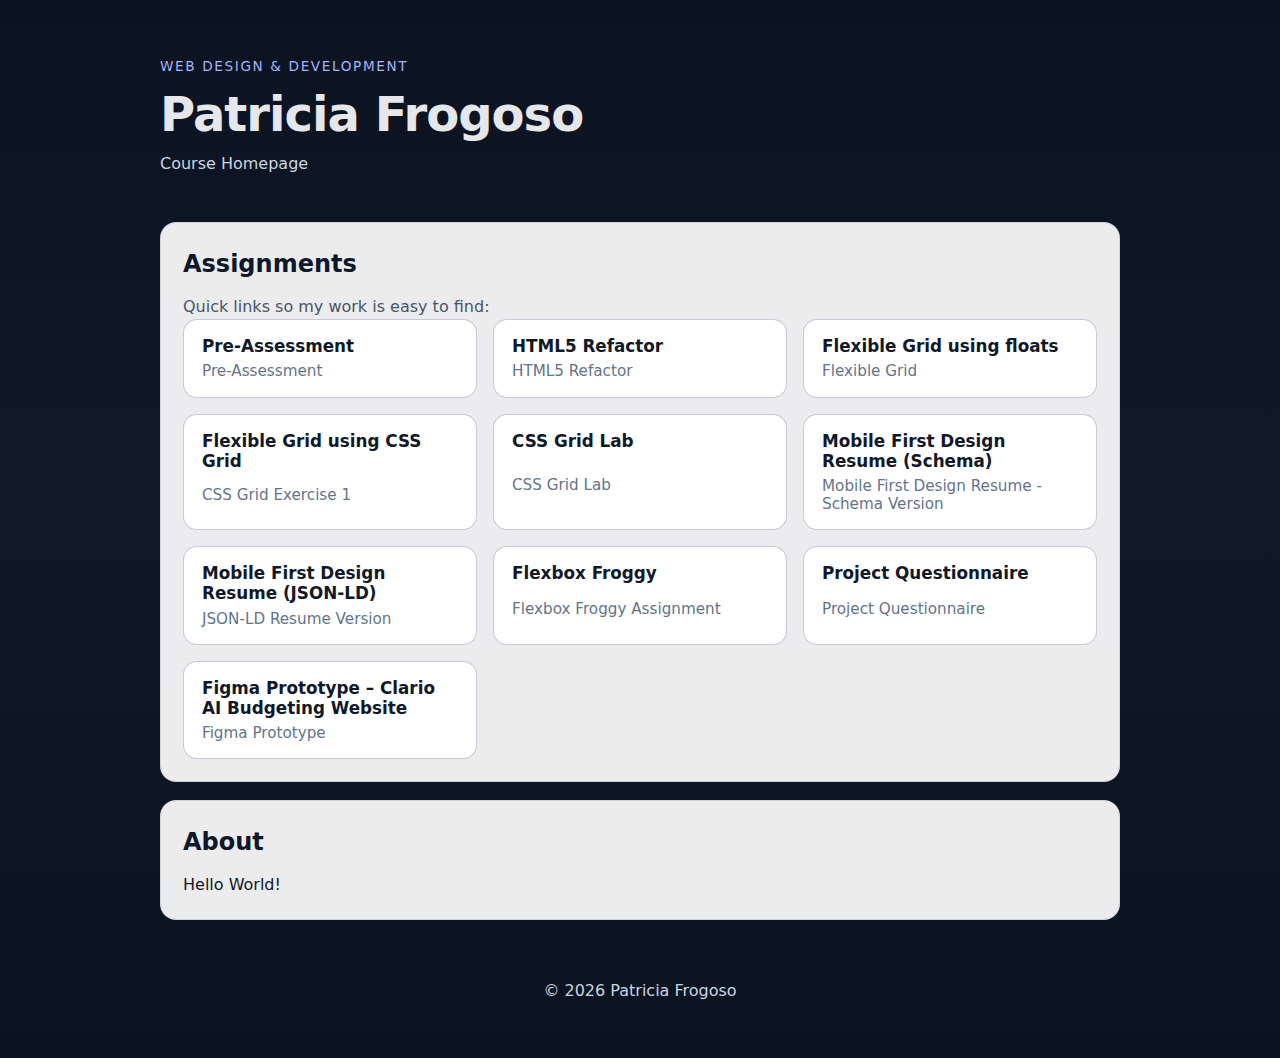
<file: index.html>
<head>
  <meta charset="utf-8" />
  <meta http-equiv="x-ua-compatible" content="ie=edge" />
  <meta name="viewport" content="width=device-width, initial-scale=1.0">
  <meta name="author" content="Patricia Frogoso">

  <title>Patricia Frogoso | Course Home</title>
  <meta
    name="description"
    content="Course homepage for Patricia Frogoso with links to assignments."
  />
  <meta name="theme-color" content="#0b1220" />

  <!-- Favicons -->
  <link rel="icon" href="favicon.ico" sizes="any" />
  <link rel="icon" type="image/png" sizes="32x32" href="favicon-32x32.png" />
  <link rel="icon" type="image/png" sizes="16x16" href="favicon-16x16.png" />
  <link rel="apple-touch-icon" href="apple-touch-icon.png" />
  <link rel="manifest" href="site.webmanifest" />

  <!-- Open Graph -->
  <meta property="og:title" content="Patricia Frogoso | Course Home" />
  <meta
    property="og:description"
    content="Web Design & Development course homepage."
  />
  <meta property="og:type" content="website" />

  <link rel="stylesheet" href="style.css" />
</head>

  <body>
    <a class="skip-link" href="#main">Skip to main content</a>

    <header class="site-header">
      <div class="container">
        <p class="kicker">Web Design & Development</p>
        <h1 class="site-title">Patricia Frogoso</h1>
        <p class="subtitle">Course Homepage</p>
      </div>
    </header>

    <main id="main" class="container">
      <section class="card">
        <h2>Assignments</h2>
        <p class="hint">Quick links so my work is easy to find:</p>

        <nav aria-label="Course links">
          <ul class="link-list">
            <li>
              <a class="link-item" href="pre-assessment/index.html">
                <span class="link-title">Pre-Assessment</span>
                <span class="link-desc">Pre-Assessment</span>
              </a>
            </li>
            <li>
              <a class="link-item" href="html5-refactor/index.html">
                <span class="link-title">HTML5 Refactor</span>
                <span class="link-desc">HTML5 Refactor</span>
              </a>
            </li>
             <li>
              <a class="link-item" href="flexible-grid/index.html">
                <span class="link-title">Flexible Grid using floats</span>
                <span class="link-desc">Flexible Grid</span>
              </a>
            </li>
            <li>
              <a class="link-item" href="css-grid-exercise-1/index.html">
                <span class="link-title">Flexible Grid using CSS Grid</span>
                <span class="link-desc">CSS Grid Exercise 1</span>
              </a>
            </li>
             <li>
              <a class="link-item" href="css-grid-lab/index.html">
                <span class="link-title">CSS Grid Lab</span>
                <span class="link-desc">CSS Grid Lab</span>
              </a>
            </li>
             <li>
              <a class="link-item" href="mobile-first-design-resume/index.html">
                <span class="link-title">Mobile First Design Resume (Schema)</span>
                <span class="link-desc">Mobile First Design Resume - Schema Version</span>
              </a>
            </li>
            <li>
  <a class="link-item" href="mobile-first-design-resume/jsonld.html">
    <span class="link-title">Mobile First Design Resume (JSON-LD)</span>
    <span class="link-desc">JSON-LD Resume Version</span>
  </a>
</li>

<li>
  <a class="link-item" href="img/flexbox-froggy-screenshot.png">
    <span class="link-title">Flexbox Froggy</span>
    <span class="link-desc">Flexbox Froggy Assignment</span>
  </a>
</li>

 <li>
              <a class="link-item" href="project-questionnaire-clarioai.pdf">
                <span class="link-title">Project Questionnaire</span>
                <span class="link-desc">Project Questionnaire</span>
              </a>
            </li>
  <li>
              <a class="link-item" href="https://www.figma.com/design/l91x0JtqinWgeml1NEybXB/Clario-AI-Budgeting-Tool?node-id=44-238&t=dj33gQKUXacgwpCA-1" target="_blank">
                <span class="link-title">Figma Prototype – Clario AI Budgeting Website</span>
                <span class="link-desc">Figma Prototype</span>
              </a>
            </li>
          </ul>
        </nav>
      </section>

      <section class="card">
        <h2>About</h2>
        <p>
          Hello World!
        </p>
      </section>
    </main>

    <footer class="site-footer">
      <div class="container">
        <p>© <span id="year"></span> Patricia Frogoso</p>
      </div>
    </footer>

    <script>
      document.getElementById("year").textContent = new Date().getFullYear();
    </script>
  </body>
</html>
</file>
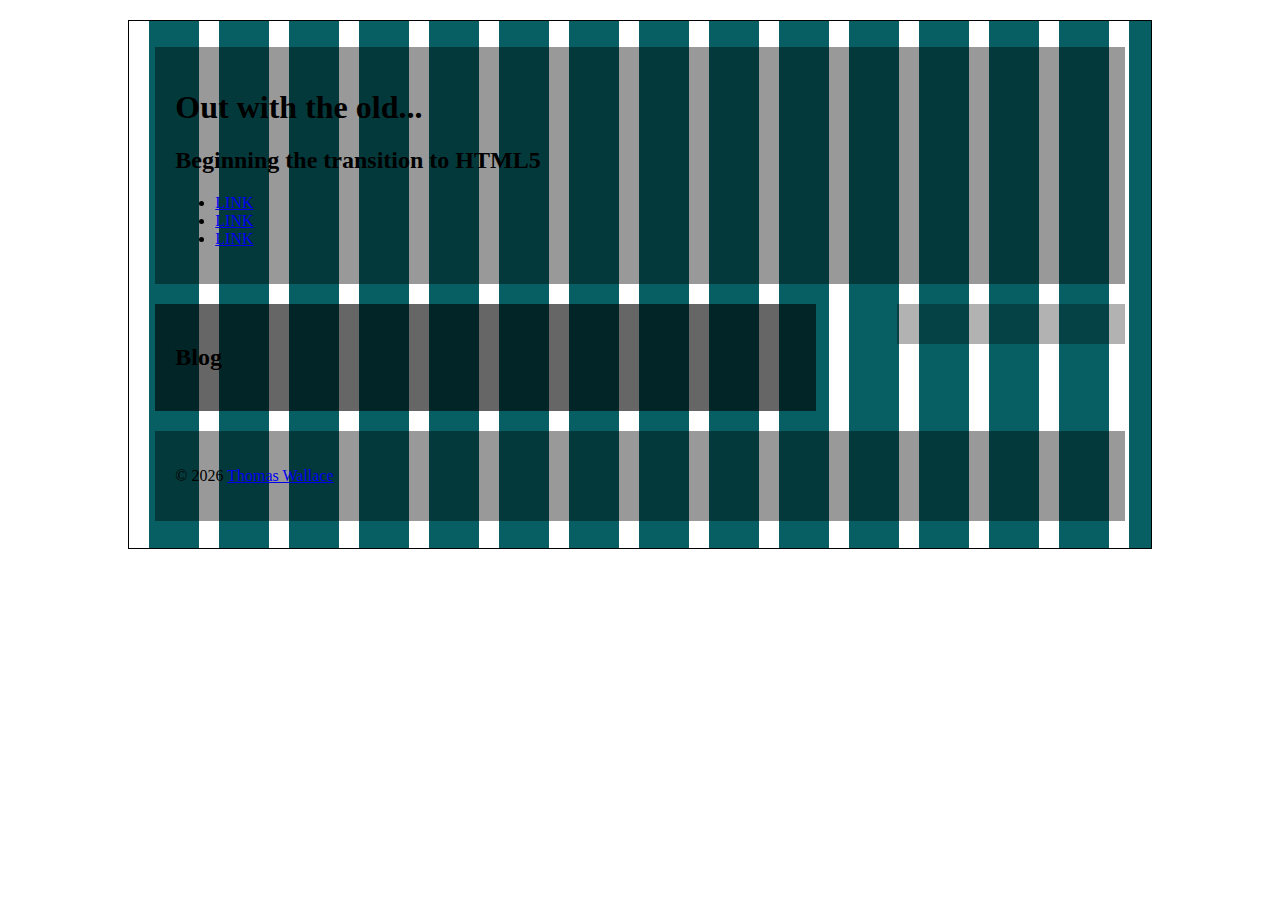
<file: css-grid-exercise-1/index.html>
<!DOCTYPE html>
<html lang="en">

<head>
  <meta charset="utf-8" />
  <title>Out with the old...</title>
  <link rel="stylesheet" href="assets/css/style.css">
  <meta name="description" content="HTML5 refactored using CSS Grid." />
  <meta name="author" content="Thomas Wallace" />
</head>

<body>
  <main class="container">
    <header class="primary">
      <h1>Out with the old...</h1>
      <h2>Beginning the transition to HTML5</h2>
      <nav class="primary">
        <ul>
          <li><a href="#">LINK</a></li>
          <li><a href="#">LINK</a></li>
          <li><a href="#">LINK</a></li>
        </ul>
      </nav>
    </header>

    <section id="content">

      <section id="blog">
        <h2>Blog</h2>

        <!-- Keep all your article posts exactly as they are -->

      </section>

      <aside>
        <!-- Keep all sidebar widgets exactly as they are -->
      </aside>

    </section>

    <footer class="primary">
      <p>&copy; 2026 <a href="#">Thomas Wallace</a></p>
    </footer>
  </main>
</body>
</html>
</file>
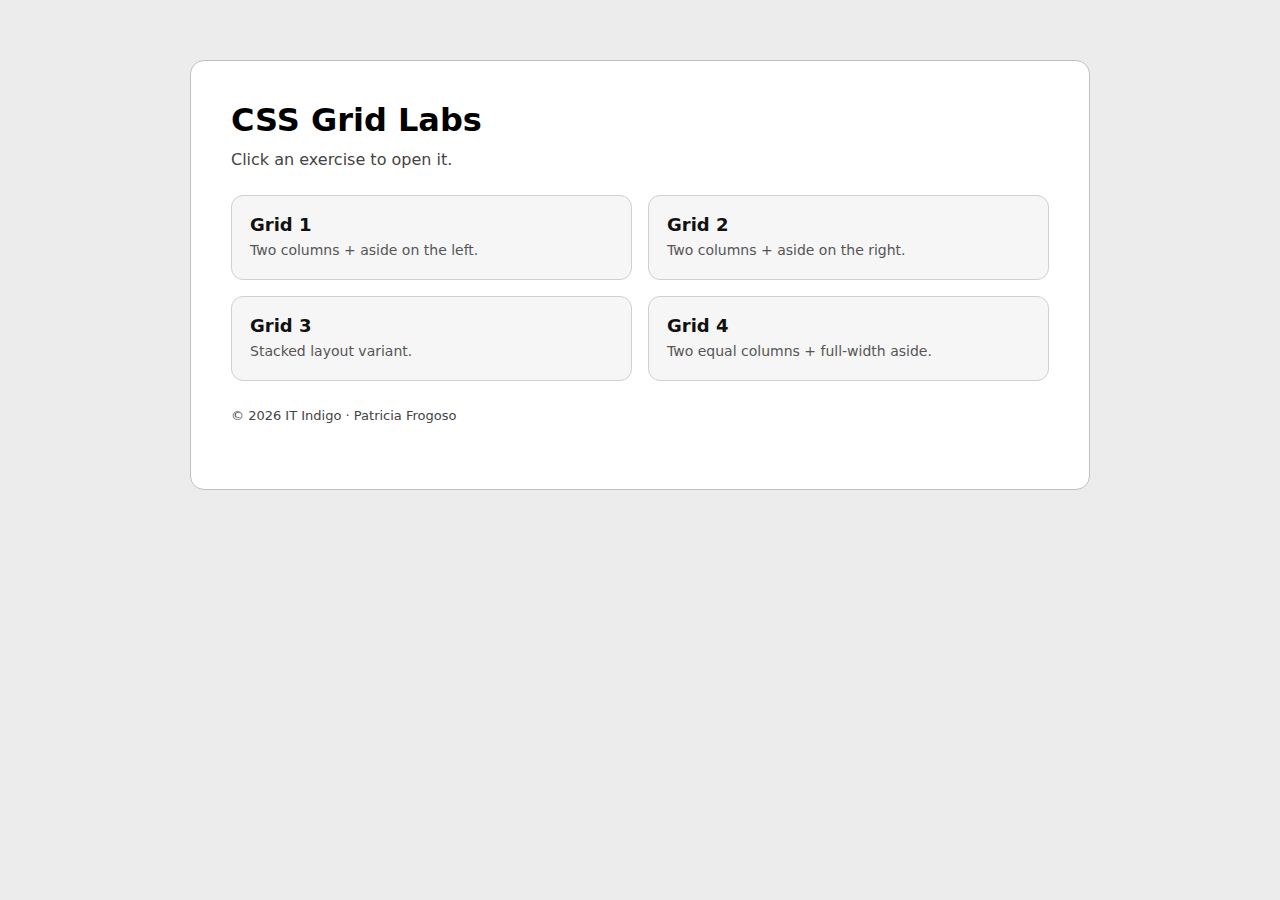
<file: css-grid-lab/index.html>
<!DOCTYPE html>
<html lang="en">
<head>
  <meta charset="UTF-8" />
  <meta name="viewport" content="width=device-width, initial-scale=1.0" />
  <title>CSS Grid Labs</title>

  <style>
    html { box-sizing: border-box; }
    *, *::before, *::after { box-sizing: inherit; }

    body {
      margin: 0;
      font-family: system-ui, -apple-system, Segoe UI, Roboto, Arial, sans-serif;
      background: #ECECEC;
      padding: 60px 20px;
    }

    main {
      max-width: 900px;
      margin: 0 auto;
      background: #fff;
      border: 1px solid #c0c0c0;
      border-radius: 14px;
      padding: 40px;
    }

    h1 { margin: 0 0 10px; font-weight: 700; }
    p { margin: 0 0 24px; color: #444; line-height: 1.4; }

    .grid {
      display: grid;
      grid-template-columns: repeat(2, minmax(220px, 1fr));
      gap: 16px;
    }

    a.card {
      display: block;
      text-decoration: none;
      color: #111;
      background: #f6f6f6;
      border: 1px solid #d0d0d0;
      border-radius: 12px;
      padding: 18px;
      transition: transform 120ms ease, background 120ms ease;
    }

    a.card:hover { background: #e9f2ff; transform: translateY(-2px); }

    .title { font-weight: 700; margin: 0 0 6px; font-size: 18px; }
    .desc { margin: 0; color: #555; font-size: 14px; }

    footer { margin-top: 26px; color: #666; font-size: 13px; }

    @media (max-width: 640px) {
      .grid { grid-template-columns: 1fr; }
      main { padding: 26px; }
    }
  </style>
</head>

<body>
  <main>
    <h1>CSS Grid Labs</h1>
    <p>Click an exercise to open it.</p>

    <section class="grid" aria-label="Exercise links">
      <a class="card" href="./grid-1/grid-two-col-left.html">
        <h2 class="title">Grid 1</h2>
        <p class="desc">Two columns + aside on the left.</p>
      </a>

      <a class="card" href="./grid-2/grid-two-col-right.html">
        <h2 class="title">Grid 2</h2>
        <p class="desc">Two columns + aside on the right.</p>
      </a>

      <a class="card" href="./grid-3/grid-two-col-stacked.html">
        <h2 class="title">Grid 3</h2>
        <p class="desc">Stacked layout variant.</p>
      </a>

      <a class="card" href="./grid-4/grid-two-col-equal.html">
        <h2 class="title">Grid 4</h2>
        <p class="desc">Two equal columns + full-width aside.</p>
      </a>
    </section>

    <footer>
      <p>© <span id="year"></span> IT Indigo · Patricia Frogoso</p>
    </footer>
  </main>

  <script>
    document.getElementById("year").textContent = new Date().getFullYear();
  </script>
</body>
</html>
</file>
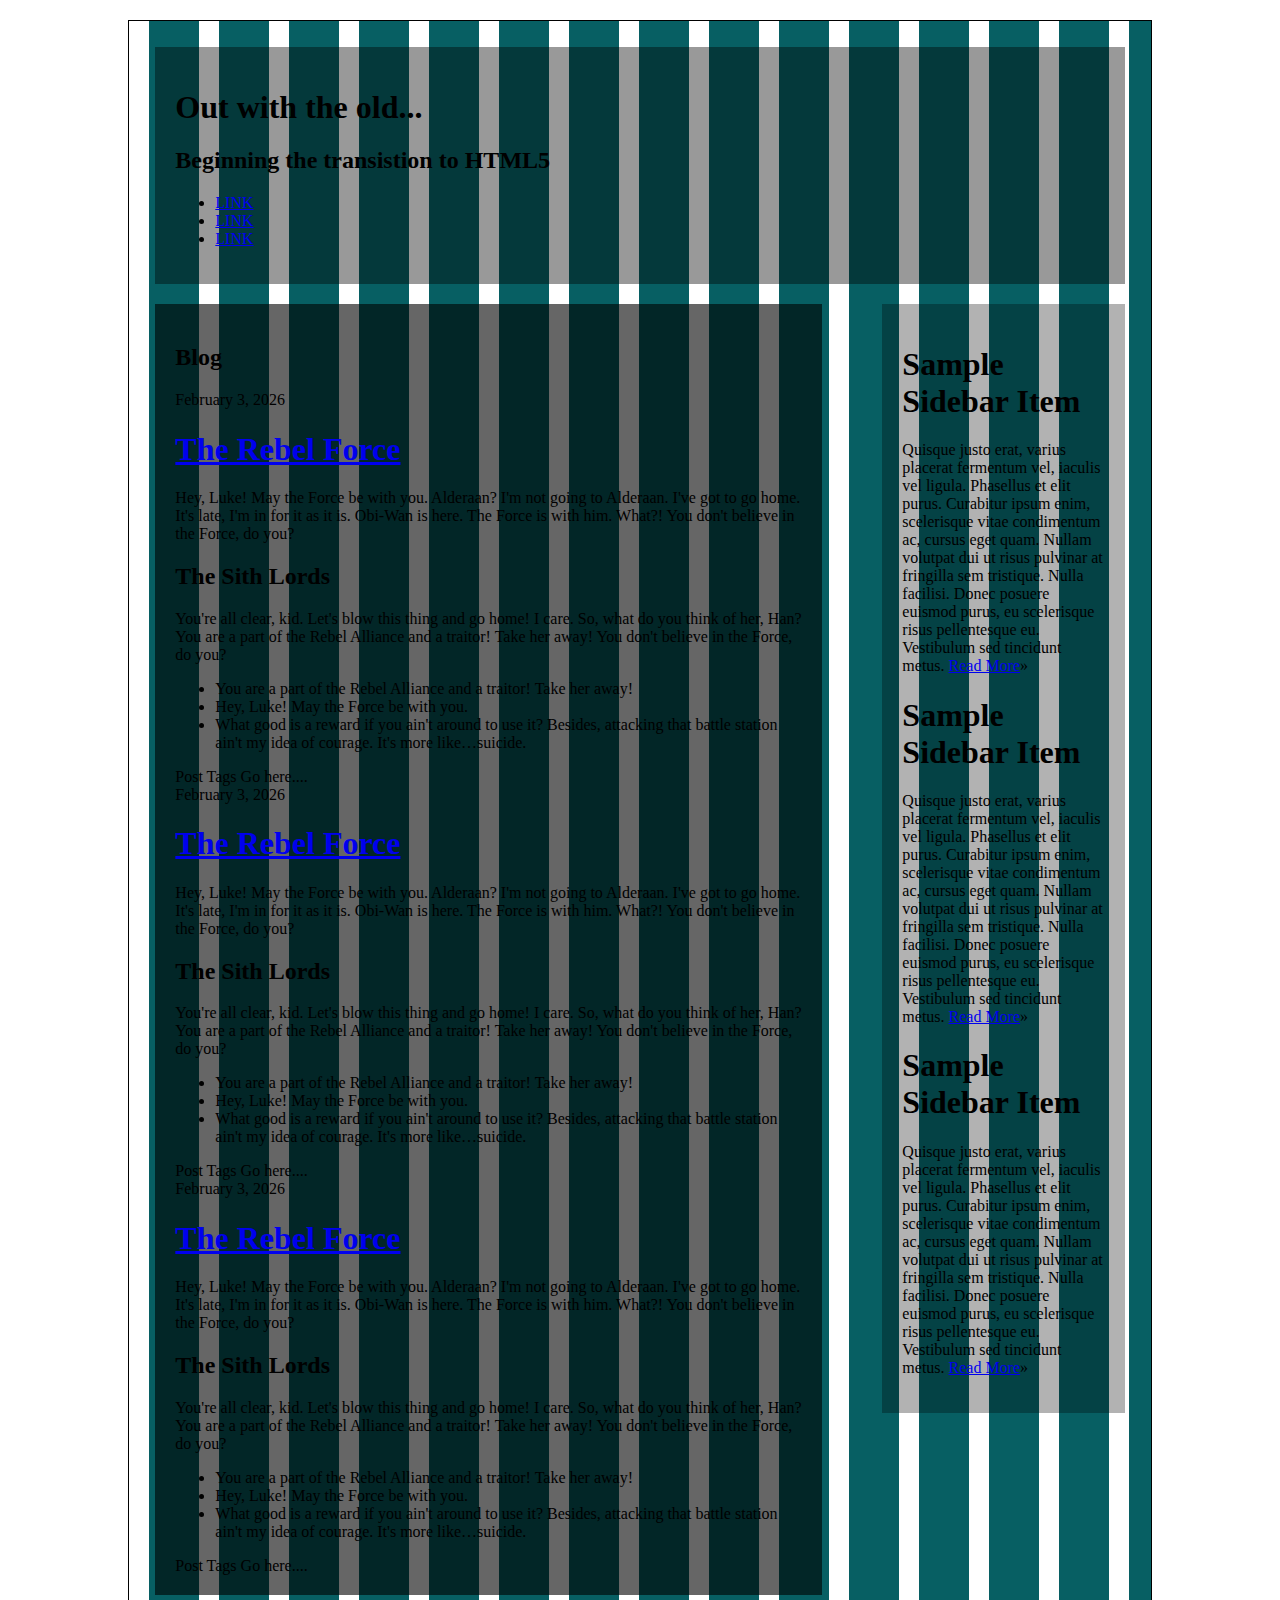
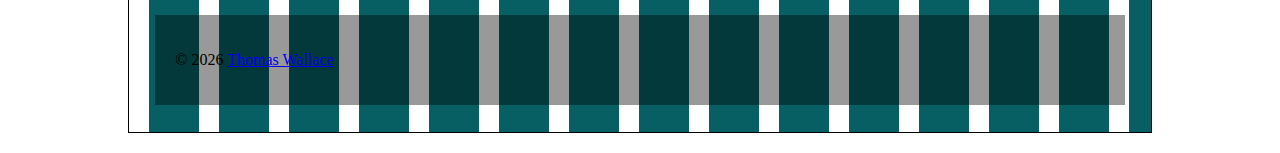
<file: flexible-grid/index.html>
<!DOCTYPE html>
<html lang="en">

<head>
  <meta charset="utf-8" />
  <title>Out with the old...</title>
  <link rel="stylesheet" href="assets/css/style.css">
  <meta name="description" content="We are going to refine this document down to a good starting point for all html5 projects moving forward." />
  <meta name="author" content="Thomas Wallace" />
  <link rel="shortcut icon" href="/favicon.ico" />
</head>

<body>
  <main class="container cf">
    <header class="primary">
      <h1>Out with the old...</h1>
      <h2>Beginning the transistion to HTML5</h2>
      <nav class="primary">
        <ul>
          <li><a href="#">LINK</a></li>
          <li><a href="#">LINK</a></li>
          <li><a href="#">LINK</a></li>
        </ul>
      </nav>
    </header>
    <section id="content">
      <section id="blog">
        <h2>Blog</h2>
        <article class="post">
          <header>
            <time class="post-date" datetime="2026-02-03">February 3, 2026</time>
            <h1> <a href="#" rel="bookmark" title="link to this post">The Rebel Force</a> </h1>
          </header>

          <p>Hey, Luke! May the Force be with you. Alderaan? I'm not going to Alderaan. I've got to go home. It's late, I'm in for it as it is. Obi-Wan is here. The Force is with him. What?! You don't believe in the Force, do you?</p>
          <h2>The Sith Lords</h2>
          <p>You're all clear, kid. Let's blow this thing and go home! I care. So, what do you think of her, Han? You are a part of the Rebel Alliance and a traitor! Take her away! You don't believe in the Force, do you?</p>
          <ul>
            <li>You are a part of the Rebel Alliance and a traitor! Take her away!</li>
            <li>Hey, Luke! May the Force be with you.</li>
            <li>What good is a reward if you ain't around to use it? Besides, attacking that battle station ain't my idea of courage. It's more like&hellip;suicide.</li>
          </ul>
          <footer class="post-meta"> Post Tags Go here.... </footer>
        </article>
        <article class="post">
          <header>
            <time class="post-date" datetime="2026-02-03">February 3, 2026</time>
            <h1> <a href="#" rel="bookmark" title="link to this post">The Rebel Force</a> </h1>
          </header>

          <p>Hey, Luke! May the Force be with you. Alderaan? I'm not going to Alderaan. I've got to go home. It's late, I'm in for it as it is. Obi-Wan is here. The Force is with him. What?! You don't believe in the Force, do you?</p>
          <h2>The Sith Lords</h2>
          <p>You're all clear, kid. Let's blow this thing and go home! I care. So, what do you think of her, Han? You are a part of the Rebel Alliance and a traitor! Take her away! You don't believe in the Force, do you?</p>
          <ul>
            <li>You are a part of the Rebel Alliance and a traitor! Take her away!</li>
            <li>Hey, Luke! May the Force be with you.</li>
            <li>What good is a reward if you ain't around to use it? Besides, attacking that battle station ain't my idea of courage. It's more like&hellip;suicide.</li>
          </ul>
          <footer class="post-meta"> Post Tags Go here.... </footer>
        </article>
        <article class="post">
          <header>
            <time class="post-date" datetime="2026-02-03">February 3, 2026</time>
            <h1> <a href="#" rel="bookmark" title="link to this post">The Rebel Force</a> </h1>
          </header>

          <p>Hey, Luke! May the Force be with you. Alderaan? I'm not going to Alderaan. I've got to go home. It's late, I'm in for it as it is. Obi-Wan is here. The Force is with him. What?! You don't believe in the Force, do you?</p>
          <h2>The Sith Lords</h2>
          <p>You're all clear, kid. Let's blow this thing and go home! I care. So, what do you think of her, Han? You are a part of the Rebel Alliance and a traitor! Take her away! You don't believe in the Force, do you?</p>
          <ul>
            <li>You are a part of the Rebel Alliance and a traitor! Take her away!</li>
            <li>Hey, Luke! May the Force be with you.</li>
            <li>What good is a reward if you ain't around to use it? Besides, attacking that battle station ain't my idea of courage. It's more like&hellip;suicide.</li>
          </ul>
          <footer class="post-meta"> Post Tags Go here.... </footer>
        </article>
      </section>
      <!--#primary -->
      <aside>
        <article class="widget">
          <h1>Sample Sidebar Item </h1>
          <p>Quisque justo erat, varius placerat fermentum vel, iaculis vel ligula. Phasellus et elit purus. Curabitur ipsum enim, scelerisque vitae condimentum ac, cursus eget quam. Nullam volutpat dui ut risus pulvinar at fringilla sem tristique. Nulla facilisi. Donec posuere euismod purus, eu scelerisque risus pellentesque eu. Vestibulum sed tincidunt metus. <a href="#">Read More</a>&raquo;</p>
        </article>
        <article class="widget">
          <h1>Sample Sidebar Item </h1>
          <p>Quisque justo erat, varius placerat fermentum vel, iaculis vel ligula. Phasellus et elit purus. Curabitur ipsum enim, scelerisque vitae condimentum ac, cursus eget quam. Nullam volutpat dui ut risus pulvinar at fringilla sem tristique. Nulla facilisi. Donec posuere euismod purus, eu scelerisque risus pellentesque eu. Vestibulum sed tincidunt metus. <a href="#">Read More</a>&raquo;</p>
        </article>
        <article class="widget">
          <h1>Sample Sidebar Item </h1>
          <p>Quisque justo erat, varius placerat fermentum vel, iaculis vel ligula. Phasellus et elit purus. Curabitur ipsum enim, scelerisque vitae condimentum ac, cursus eget quam. Nullam volutpat dui ut risus pulvinar at fringilla sem tristique. Nulla facilisi. Donec posuere euismod purus, eu scelerisque risus pellentesque eu. Vestibulum sed tincidunt metus. <a href="#">Read More</a>&raquo;</p>
        </article>
      </aside>
      <!--#secondary -->
    </section>
    <!--#content -->
    <footer class="primary">
      <p>&copy; 2026 <a href="#">Thomas Wallace</a></p>
    </footer>
  </main>
  <!--.container -->
</body>

</html>
</file>
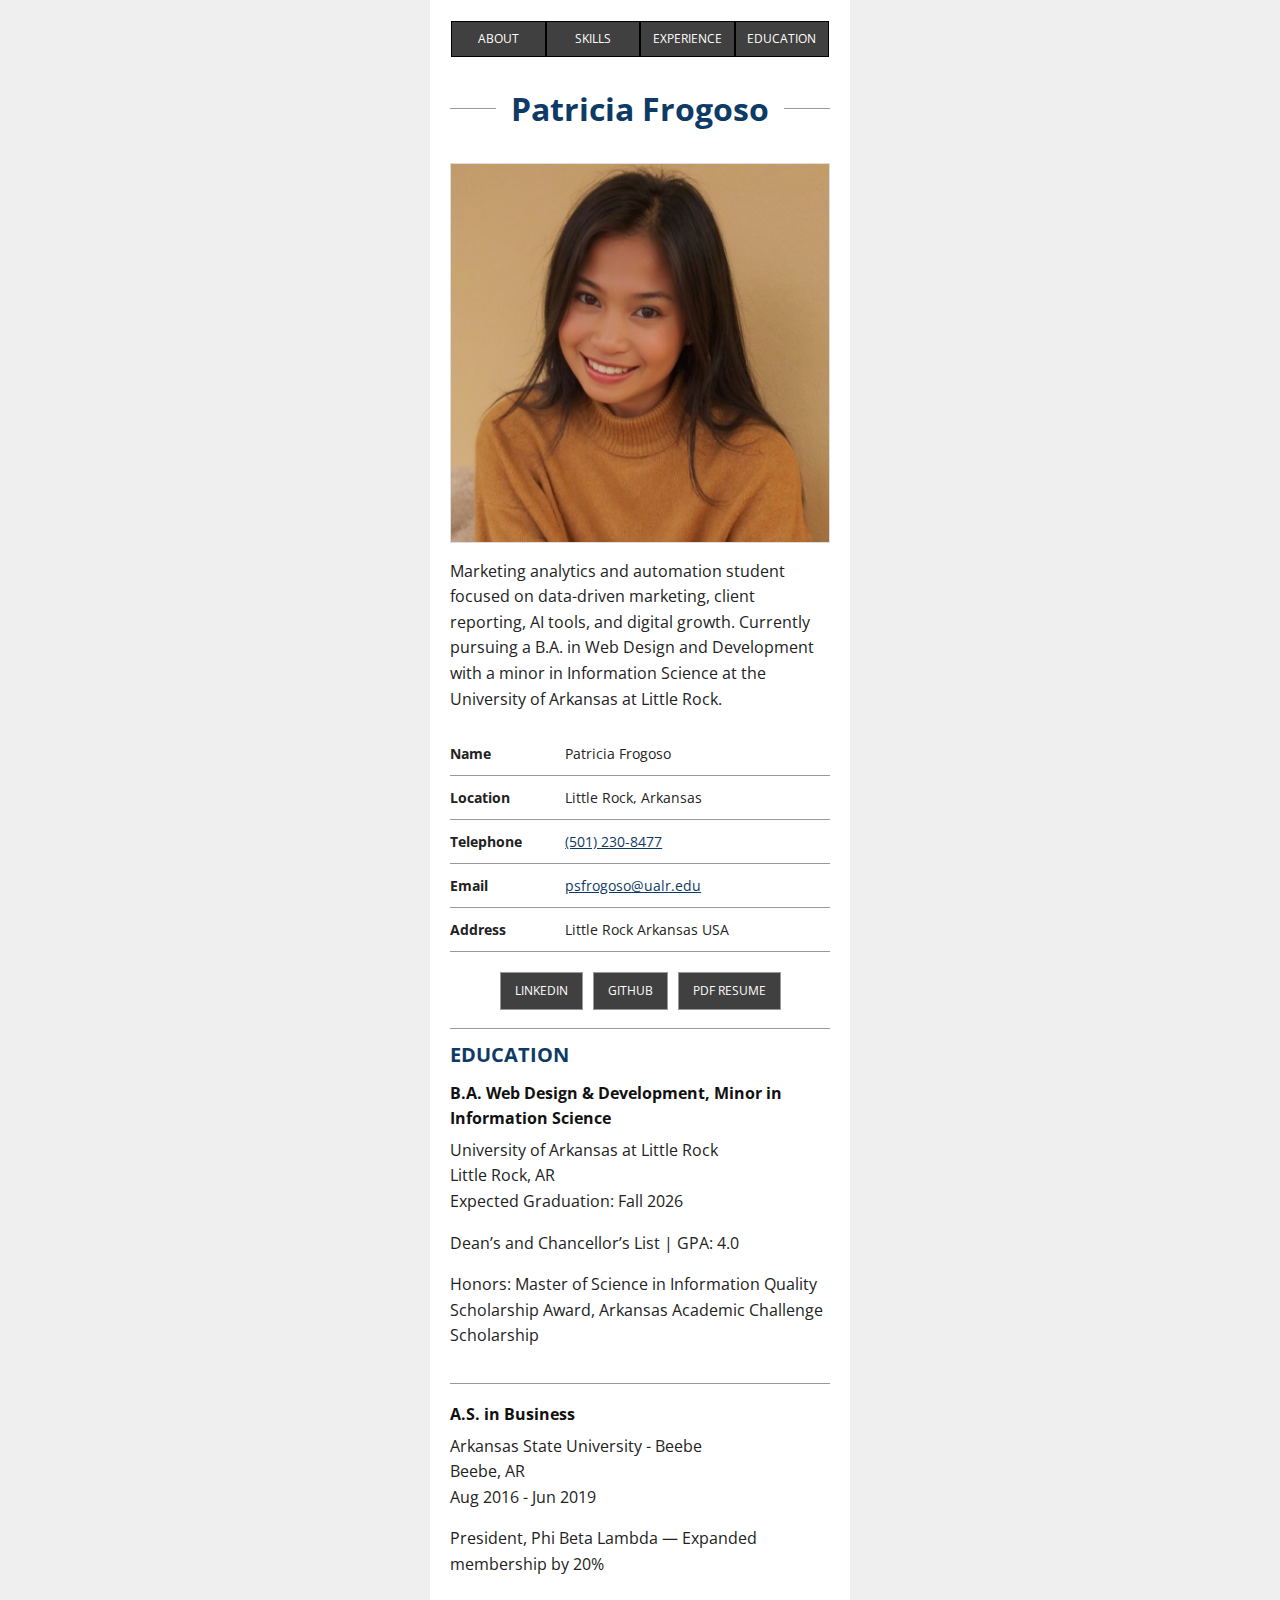
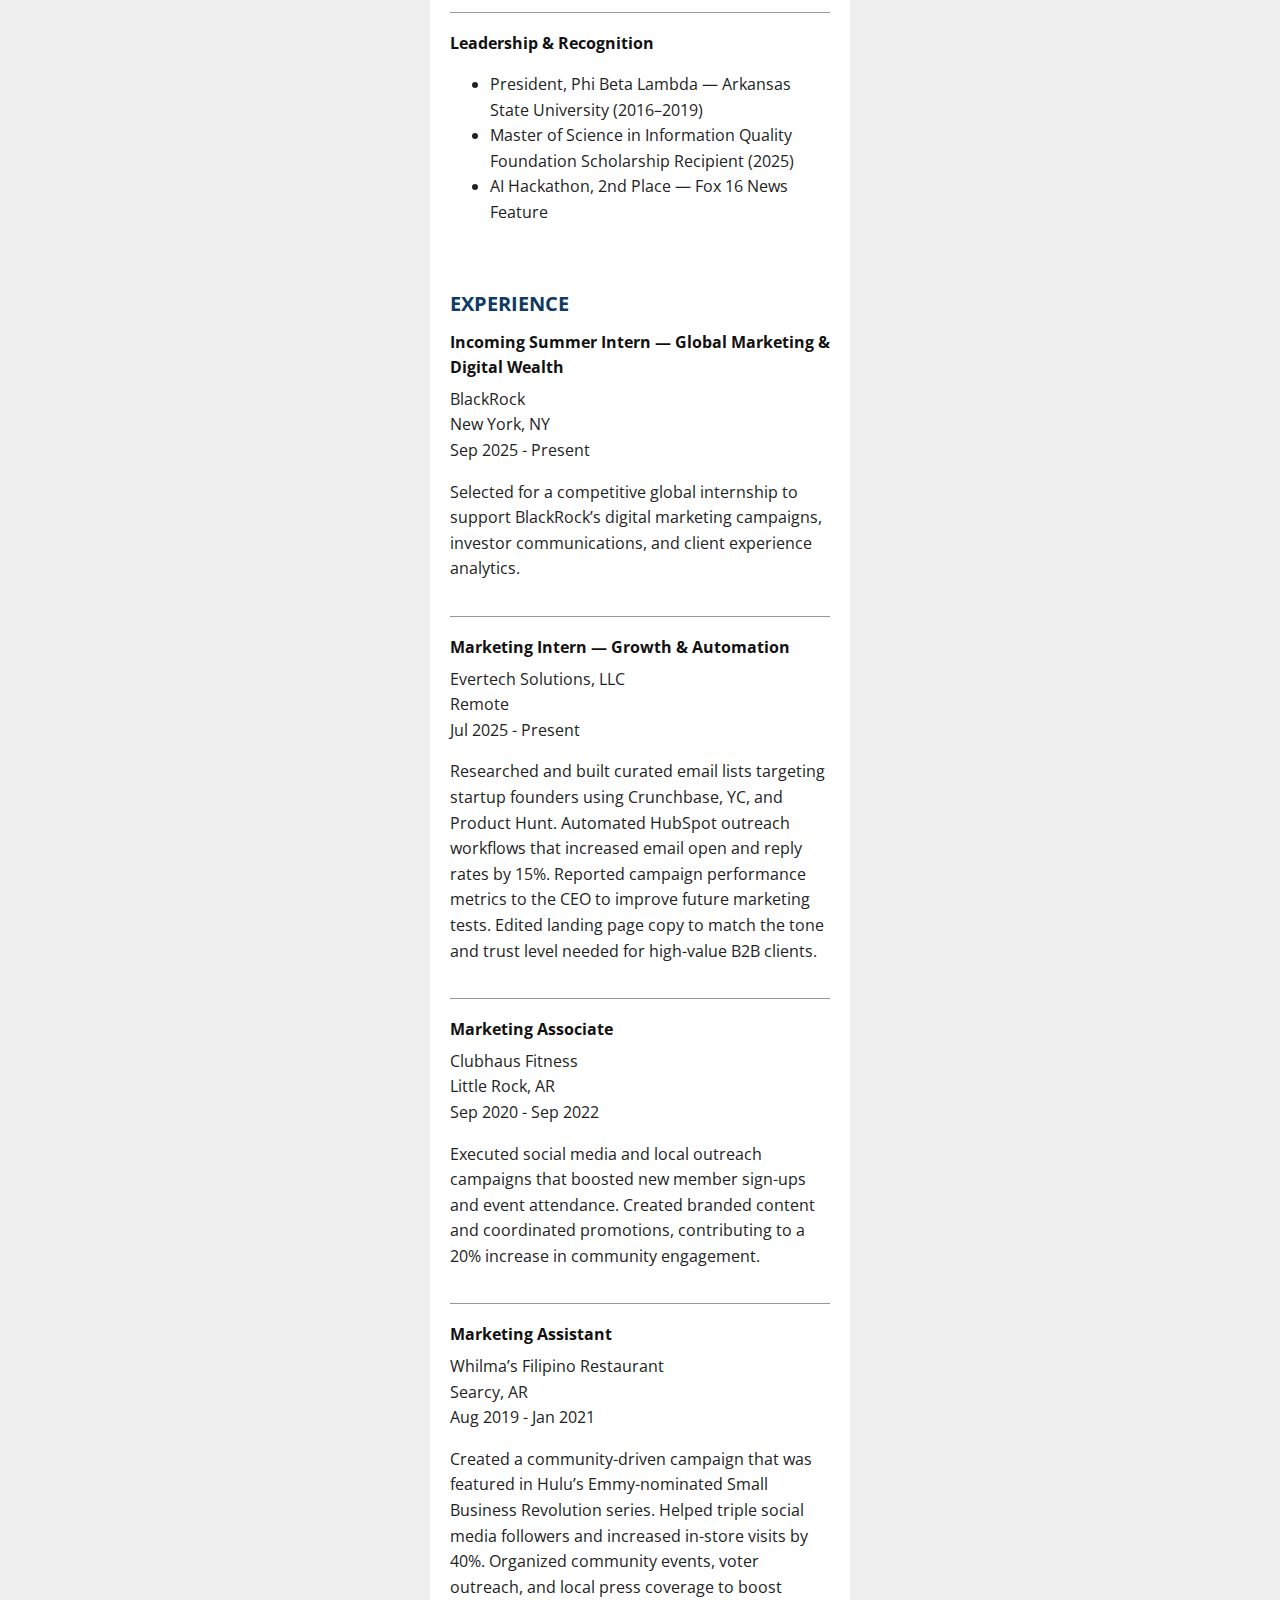
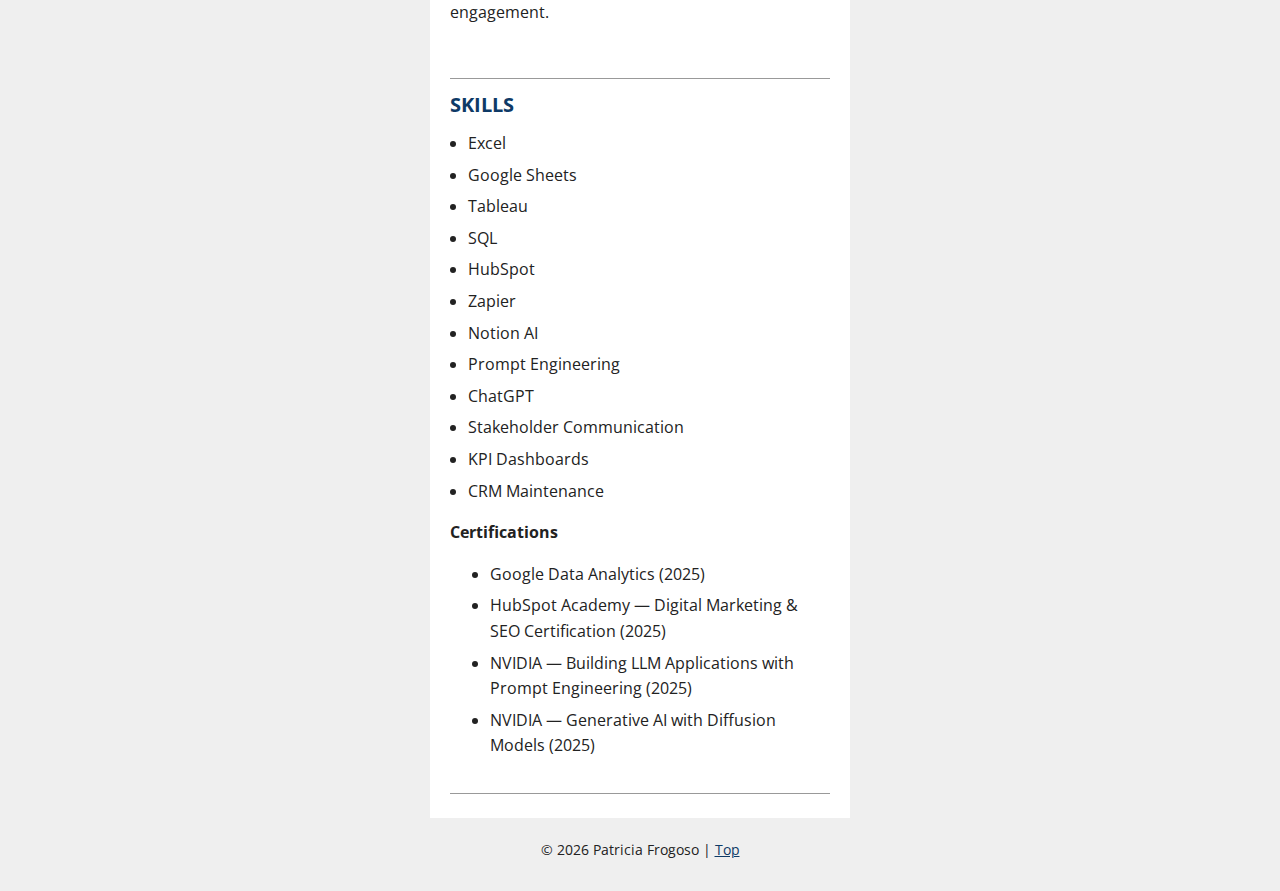
<file: mobile-first-design-resume/index.html>
<!DOCTYPE html>
<html lang="en">

<head>
  <meta charset="UTF-8">
  <meta name="viewport" content="width=device-width, initial-scale=1.0">
  <title>Patricia Frogoso Resume</title>

  <!-- link your CSS file -->
  <link rel="stylesheet" href="assets/css/style.css">

  <!-- Google Font used in your CSS -->
  <link href="https://fonts.googleapis.com/css2?family=Open+Sans:wght@300;400;700&display=swap" rel="stylesheet">
</head>

<body>
<header class="container" id="top">
  <nav class="primary">
    <ul>
      <li><a href="#about">About</a></li>
      <li><a href="#skills">Skills</a></li>
      <li><a href="#experience">Experience</a></li>
      <li><a href="#education">Education</a></li>
    </ul>
  </nav>
</header>

<main itemscope itemtype="https://schema.org/Person" class="container">
  <h1 class="page-title" itemprop="name">Patricia Frogoso</h1>

  <section id="about">
    <h2 class="visuallyhidden">Personal Details</h2>

    <div class="bio">
      <img itemprop="image" src="assets/img/patricia.jpeg" alt="Patricia Frogoso headshot">
      <p itemprop="description">
        Marketing analytics and automation student focused on data-driven marketing, client reporting, AI tools, and digital growth. Currently pursuing a B.A. in Web Design and Development with a minor in Information Science at the University of Arkansas at Little Rock.
      </p>
    </div>

    <dl class="details">
      <dt>Name</dt>
      <dd itemprop="name">
        <span itemprop="givenName">Patricia</span>
        <span itemprop="familyName">Frogoso</span>
      </dd>

      <dt>Location</dt>
      <dd itemprop="homeLocation" itemscope itemtype="https://schema.org/Place">
        <span itemprop="name">Little Rock, Arkansas</span>
      </dd>

      <dt>Telephone</dt>
      <dd>
        <a itemprop="telephone" href="tel:5012308477">(501) 230-8477</a>
      </dd>

      <dt>Email</dt>
      <dd>
        <a itemprop="email" href="mailto:psfrogoso@ualr.edu">psfrogoso@ualr.edu</a>
      </dd>

      <dt>Address</dt>
      <dd itemprop="address" itemscope itemtype="https://schema.org/PostalAddress">
        <span itemprop="addressLocality">Little Rock</span>
        <span itemprop="addressRegion">Arkansas</span>
        <span itemprop="addressCountry">USA</span>
      </dd>
    </dl>

    <ul class="related-links">
      <li><a itemprop="sameAs" rel="me" href="https://www.linkedin.com/in/patricia-frogoso1998/">LinkedIn</a></li>
      <li><a itemprop="sameAs" rel="me" href="https://github.com/patriciaanne98">GitHub</a></li>
      <li><a itemprop="url" href="assets/docs/Patricia Frogoso Resume 2025.pdf" download>PDF Resume</a></li>
    </ul>
  </section>

  <section id="skills">
    <h2>Skills</h2>
    <ul class="skills-list">
      <li class="skill" itemprop="knowsAbout">Excel</li>
      <li class="skill" itemprop="knowsAbout">Google Sheets</li>
      <li class="skill" itemprop="knowsAbout">Tableau</li>
      <li class="skill" itemprop="knowsAbout">SQL</li>
      <li class="skill" itemprop="knowsAbout">HubSpot</li>
      <li class="skill" itemprop="knowsAbout">Zapier</li>
      <li class="skill" itemprop="knowsAbout">Notion AI</li>
      <li class="skill" itemprop="knowsAbout">Prompt Engineering</li>
      <li class="skill" itemprop="knowsAbout">ChatGPT</li>
      <li class="skill" itemprop="knowsAbout">Stakeholder Communication</li>
      <li class="skill" itemprop="knowsAbout">KPI Dashboards</li>
      <li class="skill" itemprop="knowsAbout">CRM Maintenance</li>
    </ul>

    <h3>Certifications</h3>
    <ul>
      <li itemprop="knowsAbout">Google Data Analytics (2025)</li>
      <li itemprop="knowsAbout">HubSpot Academy — Digital Marketing & SEO Certification (2025)</li>
      <li itemprop="knowsAbout">NVIDIA — Building LLM Applications with Prompt Engineering (2025)</li>
      <li itemprop="knowsAbout">NVIDIA — Generative AI with Diffusion Models (2025)</li>
    </ul>
  </section>

  <section id="experience">
    <h2>Experience</h2>

    <article class="job">
      <h3 itemprop="jobTitle">Incoming Summer Intern — Global Marketing & Digital Wealth</h3>

      <div itemprop="worksFor" itemscope itemtype="https://schema.org/Organization">
        <span itemprop="name">BlackRock</span>
        <span>New York, NY</span>
      </div>

      <div>
        <span>Sep 2025</span> -
        <span>Present</span>
      </div>

      <p itemprop="description">
        Selected for a competitive global internship to support BlackRock’s digital marketing campaigns, investor communications, and client experience analytics.
      </p>
    </article>

    <article class="job">
      <h3 itemprop="jobTitle">Marketing Intern — Growth & Automation</h3>

      <div itemprop="worksFor" itemscope itemtype="https://schema.org/Organization">
        <span itemprop="name">Evertech Solutions, LLC</span>
        <span>Remote</span>
      </div>

      <div>
        <span>Jul 2025</span> -
        <span>Present</span>
      </div>

      <p itemprop="description">
        Researched and built curated email lists targeting startup founders using Crunchbase, YC, and Product Hunt. Automated HubSpot outreach workflows that increased email open and reply rates by 15%. Reported campaign performance metrics to the CEO to improve future marketing tests. Edited landing page copy to match the tone and trust level needed for high-value B2B clients.
      </p>
    </article>

    <article class="job">
      <h3 itemprop="jobTitle">Marketing Associate</h3>

      <div itemprop="worksFor" itemscope itemtype="https://schema.org/Organization">
        <span itemprop="name">Clubhaus Fitness</span>
        <span>Little Rock, AR</span>
      </div>

      <div>
        <span>Sep 2020</span> -
        <span>Sep 2022</span>
      </div>

      <p itemprop="description">
        Executed social media and local outreach campaigns that boosted new member sign-ups and event attendance. Created branded content and coordinated promotions, contributing to a 20% increase in community engagement.
      </p>
    </article>

    <article class="job">
      <h3 itemprop="jobTitle">Marketing Assistant</h3>

      <div itemprop="worksFor" itemscope itemtype="https://schema.org/Organization">
        <span itemprop="name">Whilma’s Filipino Restaurant</span>
        <span>Searcy, AR</span>
      </div>

      <div>
        <span>Aug 2019</span> -
        <span>Jan 2021</span>
      </div>

      <p itemprop="description">
        Created a community-driven campaign that was featured in Hulu’s Emmy-nominated Small Business Revolution series. Helped triple social media followers and increased in-store visits by 40%. Organized community events, voter outreach, and local press coverage to boost engagement.
      </p>
    </article>
  </section>

  <section id="education">
    <h2>Education</h2>

    <article class="certificate" itemprop="alumniOf" itemscope itemtype="https://schema.org/EducationalOrganization">
      <h3 itemprop="description">B.A. Web Design & Development, Minor in Information Science</h3>
      <span itemprop="name">University of Arkansas at Little Rock</span>
      <span itemprop="location" itemscope itemtype="https://schema.org/Place">
        <span itemprop="name">Little Rock, AR</span>
      </span>
      <span>Expected Graduation: Fall 2026</span>
      <p>
        Dean’s and Chancellor’s List | GPA: 4.0
      </p>
      <p>
        Honors: Master of Science in Information Quality Scholarship Award, Arkansas Academic Challenge Scholarship
      </p>
    </article>

    <article class="certificate" itemprop="alumniOf" itemscope itemtype="https://schema.org/EducationalOrganization">
      <h3 itemprop="description">A.S. in Business</h3>
      <span itemprop="name">Arkansas State University - Beebe</span>
      <span itemprop="location" itemscope itemtype="https://schema.org/Place">
        <span itemprop="name">Beebe, AR</span>
      </span>
      <span>Aug 2016 - Jun 2019</span>
      <p>
        President, Phi Beta Lambda — Expanded membership by 20%
      </p>
    </article>

    <article class="certificate">
      <h3>Leadership & Recognition</h3>
      <ul>
        <li>President, Phi Beta Lambda — Arkansas State University (2016–2019)</li>
        <li>Master of Science in Information Quality Foundation Scholarship Recipient (2025)</li>
        <li>AI Hackathon, 2nd Place — Fox 16 News Feature</li>
      </ul>
    </article>
  </section>
</main>

<footer>
  <div id="copyright">
    &copy; 2026 Patricia Frogoso | <a href="#top">Top</a>
  </div>
</footer>

<!-- JS file -->
<script src="assets/js/script.js"></script>

</body>
</html>
</file>
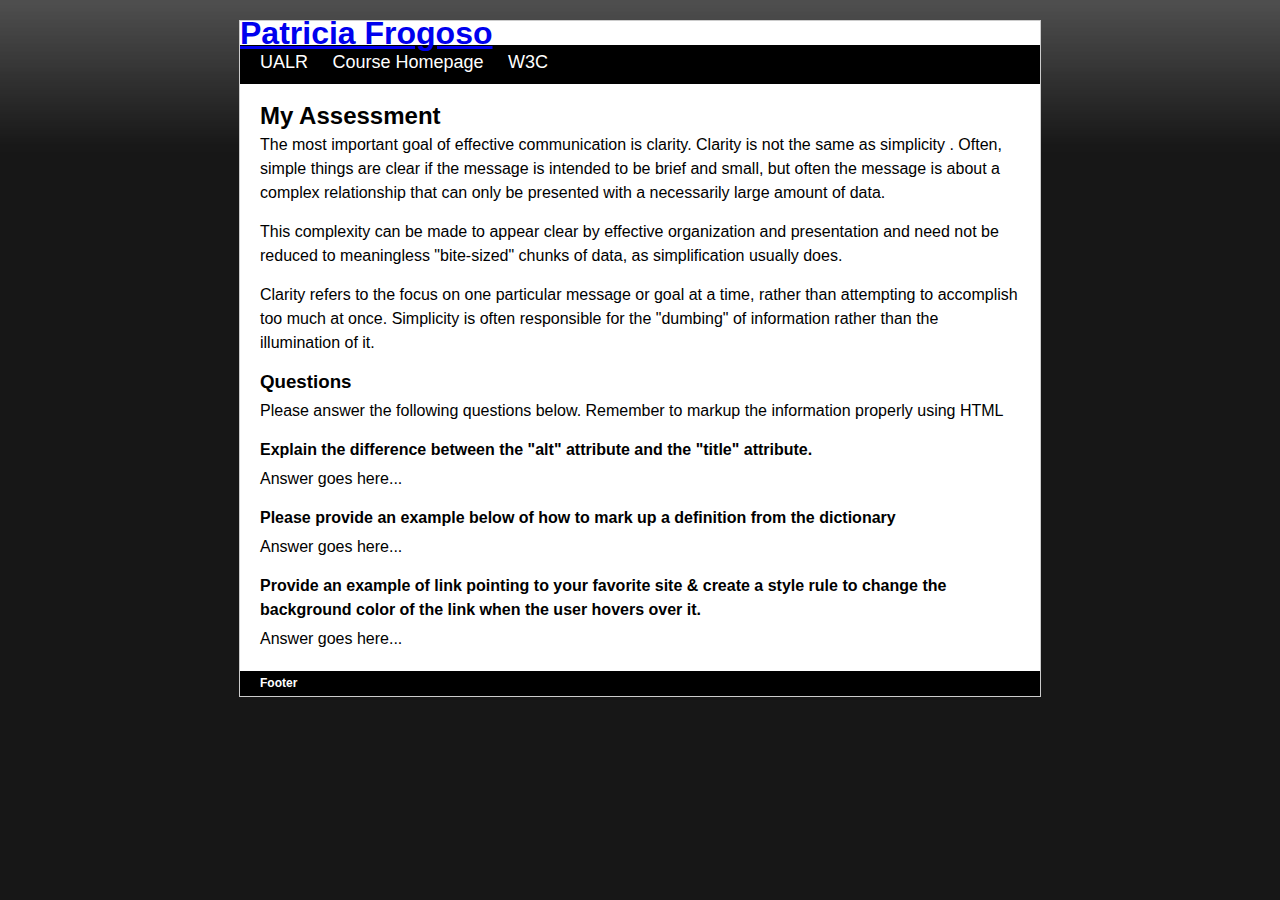
<file: pre-assessment/index.html>
<!doctype html>
<html lang="en">
<head>
<meta charset="UTF-8"> <!-- Sets the character encoding so text displays correctly -->
<meta name="viewport" content="width=device-width, initial-scale=1"> <!-- Makes the layout responsive on mobile devices -->
<meta name="description" content="This is a skills pre-assessment for Mobile Web Development" /> <!-- Describes the page for search engines and previews -->
<meta name="author" content="Patricia Frogoso"> <!-- Identifies the author of this page -->

<link rel="stylesheet" href="assets/css/screen.css" media="screen">

<title>IFSC 3342 Pre-Assessment - Patricia Frogoso</title>
</head>
<body>
<div id="container">
  <div id="header">
    <h1><a href="index.html">Patricia Frogoso</a></h1>
  </div>
  <div id="nav">
    <ul>
<li><a href="http://ualr.edu" title="Visit the UALR website">UALR</a></li>
<li><a href="https://thomaswallace.net/course/mobile-web/spring-2018/" title="Go to the course homepage">Course Homepage</a></li>
<li><a href="http://www.w3.org/" title="Visit the W3C website">W3C</a></li>

    </ul>
  </div>
  <div id="content">
    <h2>My Assessment</h2><!-- Hey Thomas! -->
    <p>The most important goal of effective communication is clarity. Clarity is not the same as simplicity . Often, simple things are clear if the message is intended to be brief and small, but often the message is about a complex relationship that can only be presented with a necessarily large amount of data. </p>
    <p>This complexity can be made to appear clear by effective organization and presentation and need not be reduced to meaningless "bite-sized" chunks of data, as simplification usually does. </p>
    <p>Clarity refers to the focus on one particular message or goal at a time, rather than attempting to accomplish too much at once. Simplicity is often responsible for the "dumbing" of information rather than the illumination of it.</p>
    <h3>Questions</h3>
    <p>Please answer the following questions below. Remember to markup the information properly using HTML</p>
    <h4>Explain the difference between the &quot;alt&quot; attribute and the &quot;title&quot; attribute. </h4>
    <p>Answer goes here...</p>
    <h4>Please provide an example below of how to mark up a definition from the dictionary</h4>
    <p>Answer goes here...</p>
    <h4>Provide an example of link pointing to your favorite site &amp; create a style rule to change the background color of the link when the user hovers over it. </h4>
    <p>Answer goes here... </p>
  </div>
  <div id="footer">
    <h6>Footer</h6>
  </div>
</div>
</body>
</html>
</file>
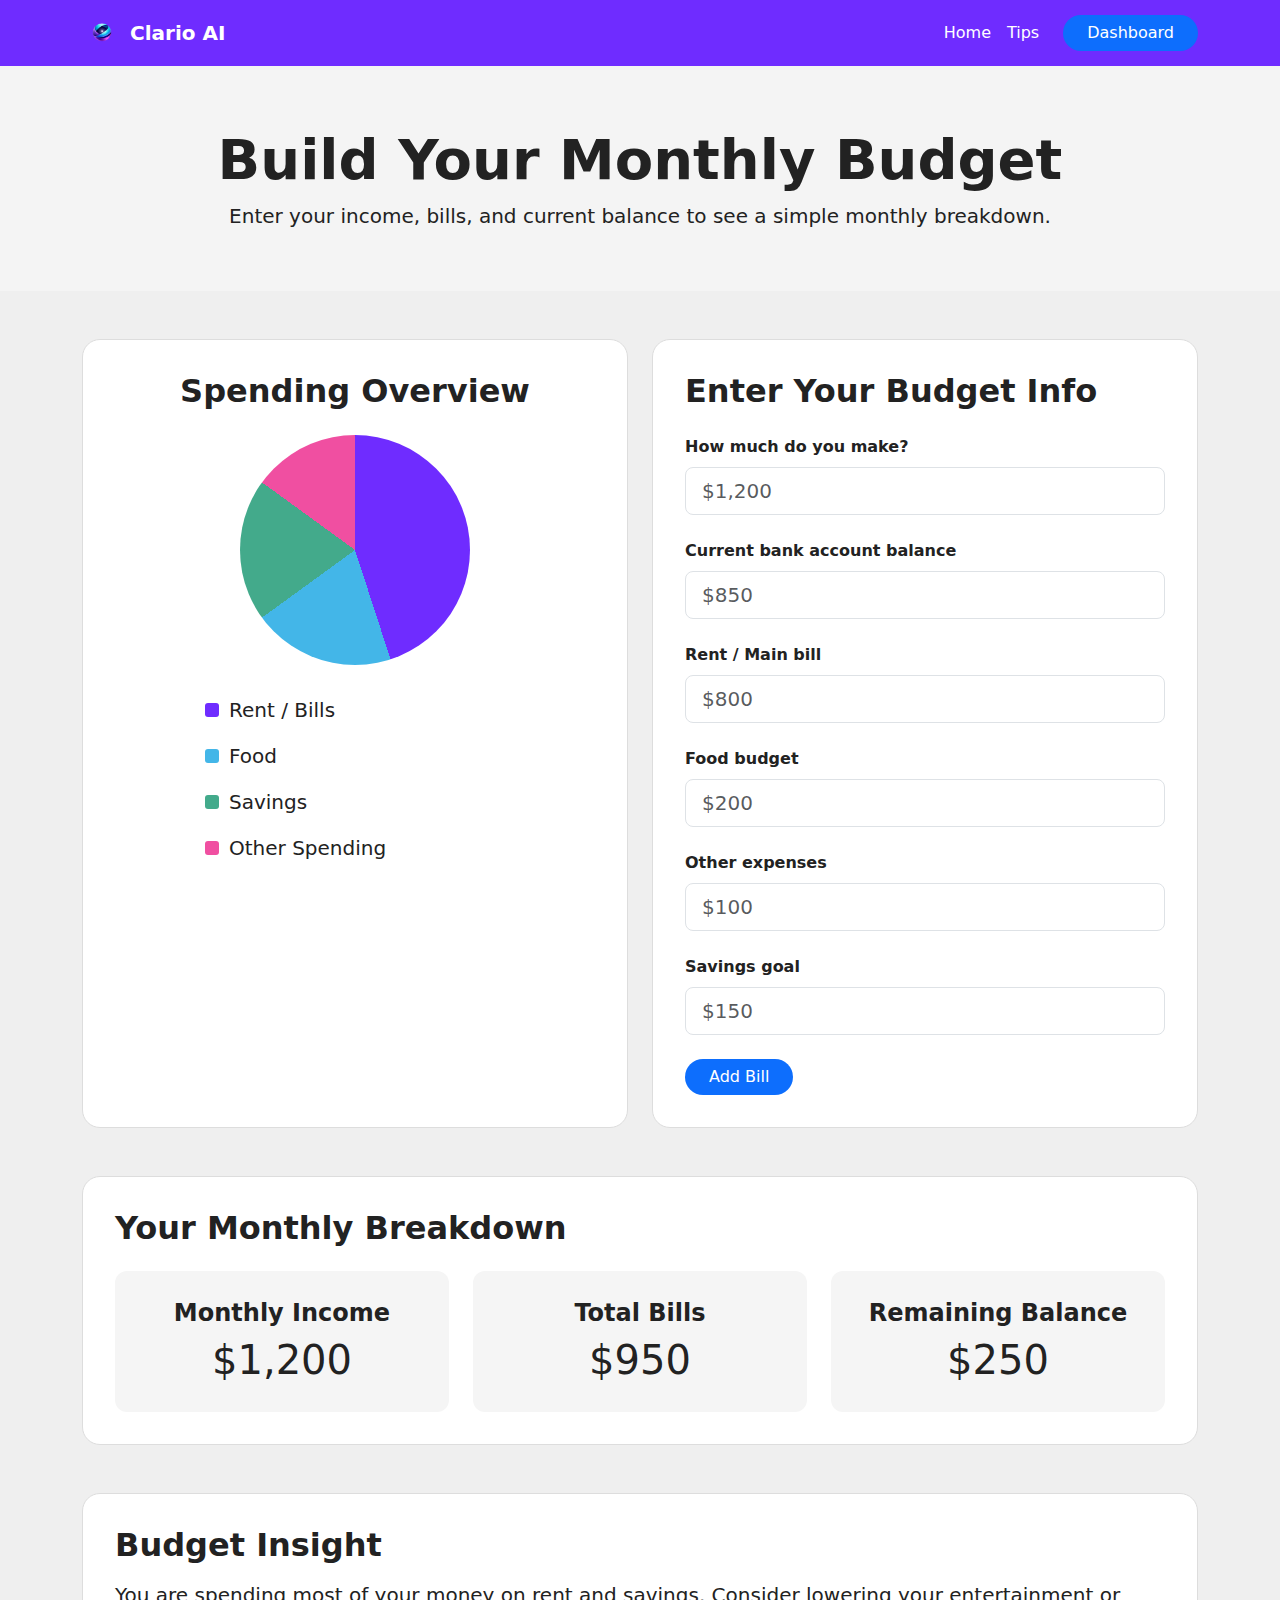
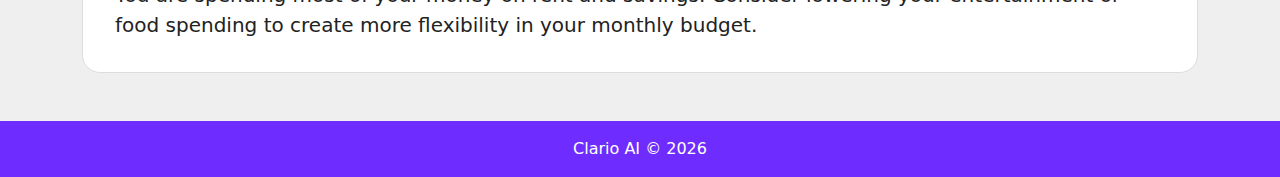
<file: clario-bootstrap/budget.html>
<!DOCTYPE html>
<html lang="en">
<head>
  <meta charset="UTF-8" />
  <meta name="viewport" content="width=device-width, initial-scale=1.0" />
  <title>Clario AI Dashboard</title>

  <link
    href="https://cdn.jsdelivr.net/npm/bootstrap@5.3.0/dist/css/bootstrap.min.css"
    rel="stylesheet"
  />

  <style>
    body {
      background-color: #efefef;
      color: #222;
    }

    .brand-bar {
      background-color: #6f2cff;
    }

    .nav-link,
    .navbar-brand {
      color: white !important;
    }

    .nav-link.active {
      font-weight: 700;
    }

    .btn-brand {
      background-color: #0d6efd;
      border: none;
      color: white;
      border-radius: 999px;
    }

    .btn-brand:hover {
      background-color: #0b5ed7;
      color: white;
    }

    .page-header {
      background-color: #f4f4f4;
      padding: 60px 0;
    }

    .dashboard-card,
    .breakdown-card,
    .insight-card {
      background-color: white;
      border-radius: 18px;
      padding: 32px;
      border: 1px solid #ddd;
    }

    .chart-circle {
      width: 230px;
      height: 230px;
      border-radius: 50%;
      margin: 0 auto 30px auto;
      background: conic-gradient(
        #6f2cff 0% 45%,
        #43b6e8 45% 65%,
        #43aa8b 65% 85%,
        #f04fa1 85% 100%
      );
    }

    .legend-color {
      width: 14px;
      height: 14px;
      display: inline-block;
      border-radius: 3px;
      margin-right: 10px;
    }

    .legend-rent { background-color: #6f2cff; }
    .legend-food { background-color: #43b6e8; }
    .legend-savings { background-color: #43aa8b; }
    .legend-other { background-color: #f04fa1; }

    .summary-box {
      background-color: #f5f5f5;
      border-radius: 12px;
      padding: 28px 16px;
      text-align: center;
      height: 100%;
    }

    footer {
      background-color: #6f2cff;
      color: white;
    }
  </style>
</head>
<body>

  <!-- Navbar -->
  <nav class="navbar navbar-expand-lg brand-bar navbar-dark">
    <div class="container">
      <a class="navbar-brand d-flex align-items-center fw-bold" href="index.html">
        <img src="img/clario-logo.png" alt="Clario AI Logo" width="40" height="40" class="me-2">
        Clario AI
      </a>

      <button
        class="navbar-toggler"
        type="button"
        data-bs-toggle="collapse"
        data-bs-target="#mainNav"
        aria-controls="mainNav"
        aria-expanded="false"
        aria-label="Toggle navigation"
      >
        <span class="navbar-toggler-icon"></span>
      </button>

      <div class="collapse navbar-collapse" id="mainNav">
        <ul class="navbar-nav ms-auto align-items-lg-center">
          <li class="nav-item">
            <a class="nav-link" href="index.html">Home</a>
          </li>
          <li class="nav-item">
            <a class="nav-link" href="index.html#tips">Tips</a>
          </li>
          <li class="nav-item ms-lg-3 mt-3 mt-lg-0">
            <a class="btn btn-brand px-4" href="budget.html">Dashboard</a>
          </li>
        </ul>
      </div>
    </div>
  </nav>

  <!-- Header -->
  <section class="page-header text-center">
    <div class="container">
      <h1 class="display-4 fw-bold">Build Your Monthly Budget</h1>
      <p class="lead mb-0">
        Enter your income, bills, and current balance to see a simple monthly breakdown.
      </p>
    </div>
  </section>

  <!-- Main Dashboard -->
  <section class="py-5">
    <div class="container">
      <div class="row g-4">

        <!-- Chart -->
        <div class="col-12 col-lg-6">
          <div class="dashboard-card h-100">
            <h2 class="fw-bold mb-4 text-center">Spending Overview</h2>

            <div class="chart-circle"></div>

            <div class="mx-auto" style="max-width: 300px;">
              <p class="fs-5 mb-3"><span class="legend-color legend-rent"></span>Rent / Bills</p>
              <p class="fs-5 mb-3"><span class="legend-color legend-food"></span>Food</p>
              <p class="fs-5 mb-3"><span class="legend-color legend-savings"></span>Savings</p>
              <p class="fs-5 mb-0"><span class="legend-color legend-other"></span>Other Spending</p>
            </div>
          </div>
        </div>

        <!-- Form -->
        <div class="col-12 col-lg-6">
          <div class="dashboard-card h-100">
            <h2 class="fw-bold mb-4">Enter Your Budget Info</h2>

            <form>
              <div class="mb-4">
                <label for="income" class="form-label fw-semibold">How much do you make?</label>
                <input type="text" class="form-control form-control-lg" id="income" placeholder="$1,200">
              </div>

              <div class="mb-4">
                <label for="balance" class="form-label fw-semibold">Current bank account balance</label>
                <input type="text" class="form-control form-control-lg" id="balance" placeholder="$850">
              </div>

              <div class="mb-4">
                <label for="rent" class="form-label fw-semibold">Rent / Main bill</label>
                <input type="text" class="form-control form-control-lg" id="rent" placeholder="$800">
              </div>

              <div class="mb-4">
                <label for="food" class="form-label fw-semibold">Food budget</label>
                <input type="text" class="form-control form-control-lg" id="food" placeholder="$200">
              </div>

              <div class="mb-4">
                <label for="other" class="form-label fw-semibold">Other expenses</label>
                <input type="text" class="form-control form-control-lg" id="other" placeholder="$100">
              </div>

              <div class="mb-4">
                <label for="savings" class="form-label fw-semibold">Savings goal</label>
                <input type="text" class="form-control form-control-lg" id="savings" placeholder="$150">
              </div>

              <button type="button" class="btn btn-brand px-4">Add Bill</button>
            </form>
          </div>
        </div>

      </div>
    </div>
  </section>

  <!-- Breakdown -->
  <section class="pb-5">
    <div class="container">
      <div class="breakdown-card">
        <h2 class="fw-bold mb-4">Your Monthly Breakdown</h2>

        <div class="row g-4">
          <div class="col-12 col-md-4">
            <div class="summary-box">
              <h3 class="h4 fw-bold">Monthly Income</h3>
              <p class="display-6 mb-0">$1,200</p>
            </div>
          </div>

          <div class="col-12 col-md-4">
            <div class="summary-box">
              <h3 class="h4 fw-bold">Total Bills</h3>
              <p class="display-6 mb-0">$950</p>
            </div>
          </div>

          <div class="col-12 col-md-4">
            <div class="summary-box">
              <h3 class="h4 fw-bold">Remaining Balance</h3>
              <p class="display-6 mb-0">$250</p>
            </div>
          </div>
        </div>
      </div>
    </div>
  </section>

  <!-- Insight -->
  <section class="pb-5">
    <div class="container">
      <div class="insight-card">
        <h2 class="fw-bold mb-3">Budget Insight</h2>
        <p class="mb-0 fs-5">
          You are spending most of your money on rent and savings. Consider lowering your
          entertainment or food spending to create more flexibility in your monthly budget.
        </p>
      </div>
    </div>
  </section>

  <!-- Footer -->
  <footer class="py-3 text-center">
    <div class="container">
      <p class="mb-0">Clario AI © 2026</p>
    </div>
  </footer>

  <script src="https://cdn.jsdelivr.net/npm/bootstrap@5.3.0/dist/js/bootstrap.bundle.min.js"></script>
</body>
</html>
</file>
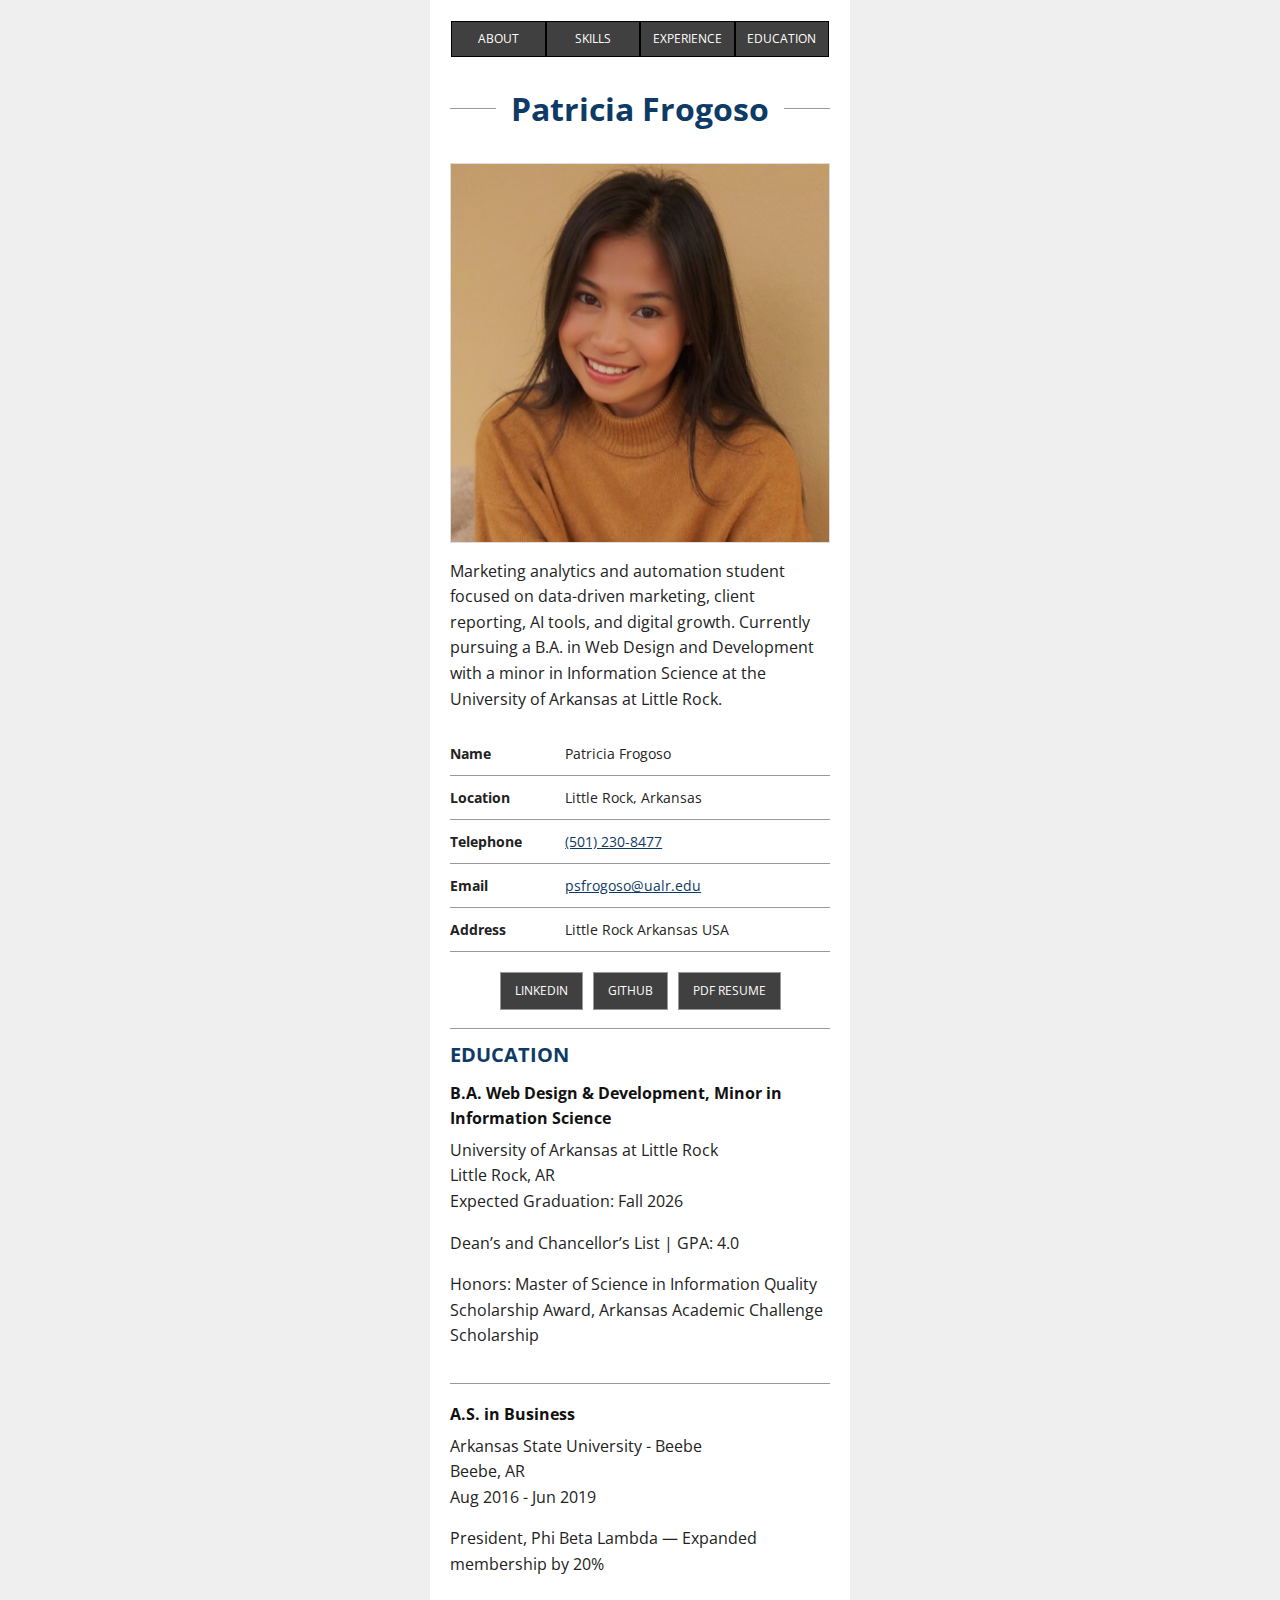
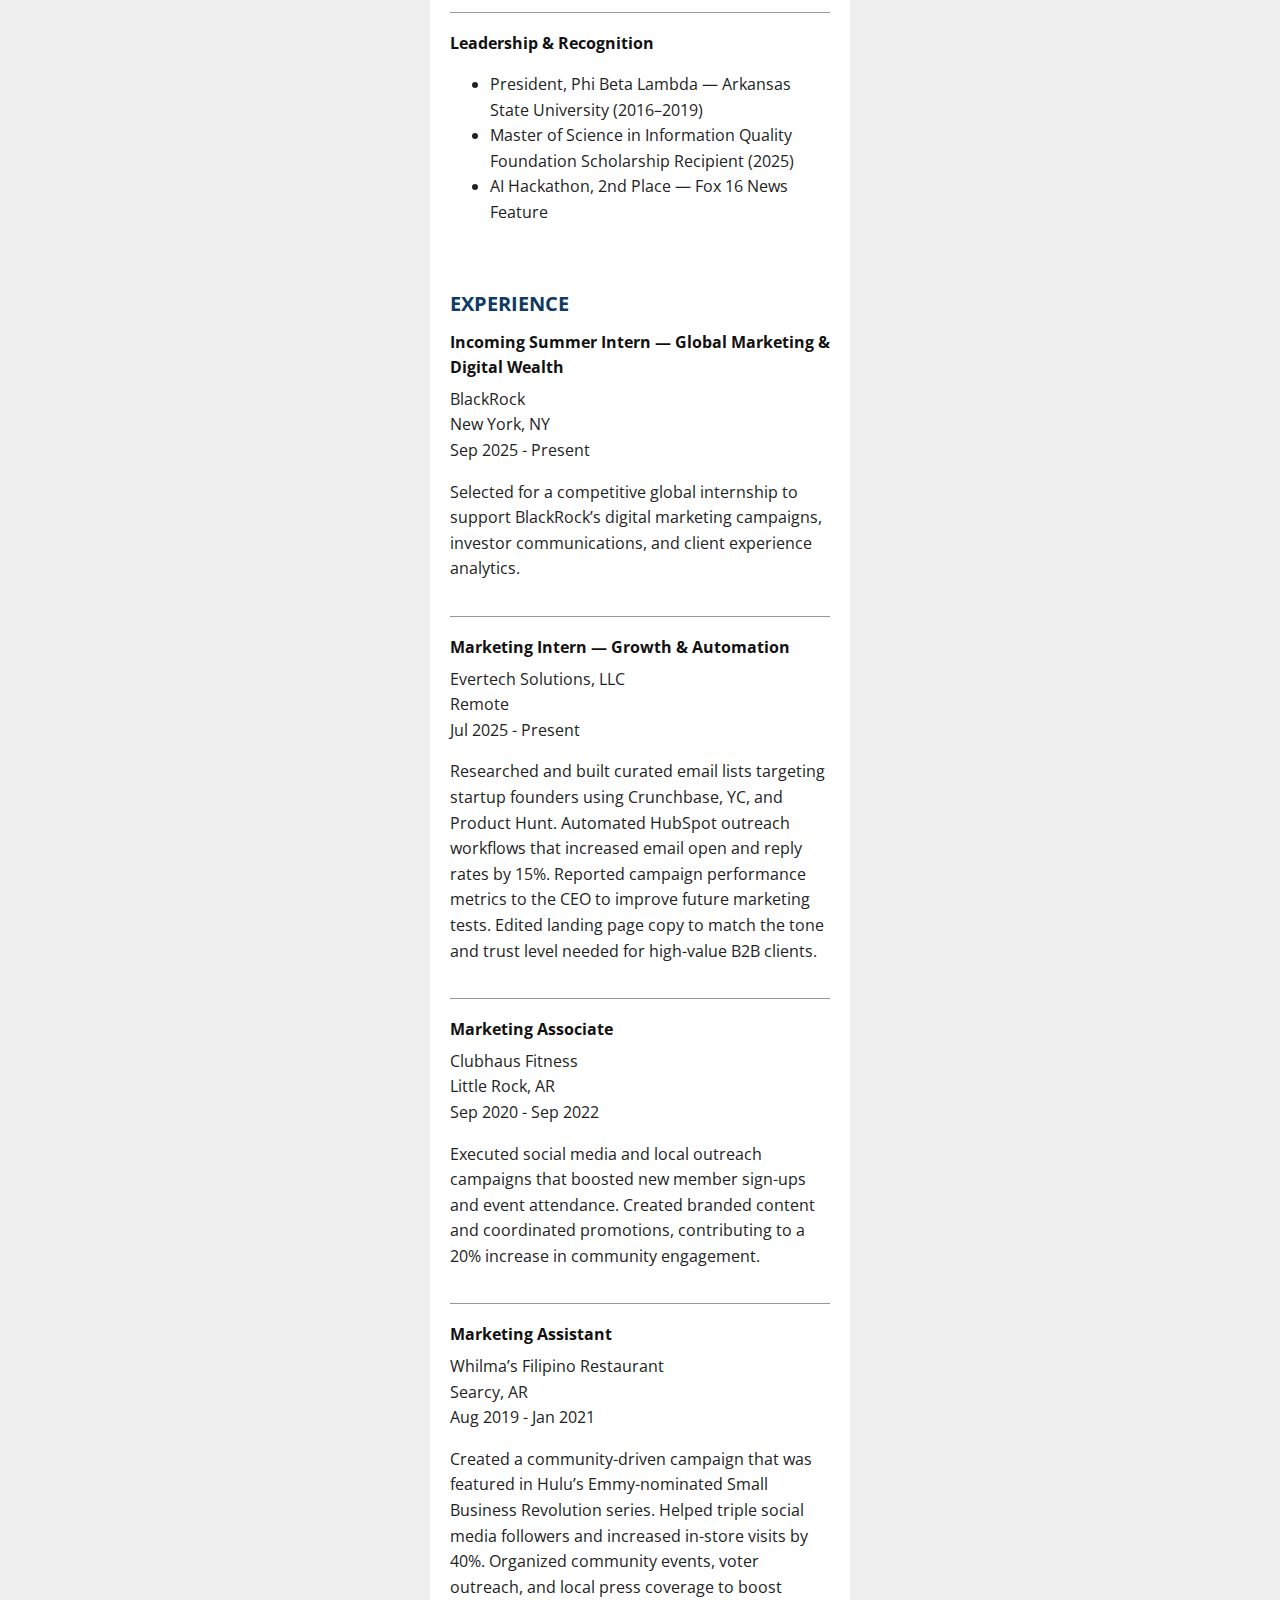
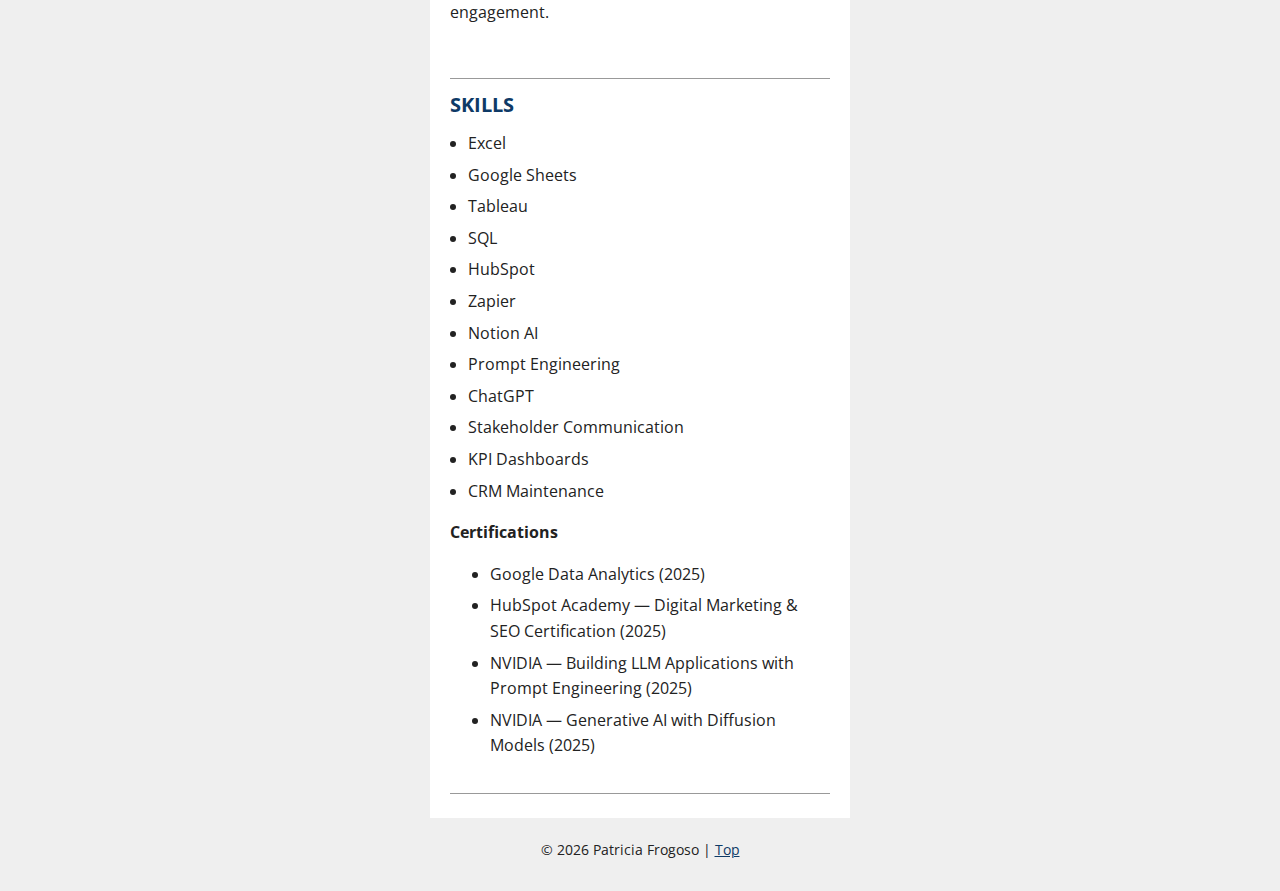
<file: mobile-first-design-resume/jsonld.html>
<!DOCTYPE html>
<html lang="en">

<head>
  <meta charset="UTF-8">
  <meta name="viewport" content="width=device-width, initial-scale=1.0">
  <meta name="author" content="Patricia Frogoso">
  <title>Patricia Frogoso Resume | JSON-LD Version</title>
  
  <link rel="canonical" href="https://patriciaanne98.github.io/mobile-first-design-resume/jsonld.html">
  <!-- link your CSS file -->
  <link rel="stylesheet" href="assets/css/style.css">

  <!-- Google Font used in your CSS -->
  <link href="https://fonts.googleapis.com/css2?family=Open+Sans:wght@300;400;700&display=swap" rel="stylesheet">

  <script type="application/ld+json">
{
  "@context": "https://schema.org",
  "@type": "Person",
  "name": "Patricia Frogoso",
  "givenName": "Patricia",
  "familyName": "Frogoso",
  "email": "mailto:psfrogoso@ualr.edu",
  "telephone": "(501) 230-8477",
  "image": "assets/img/patricia.jpeg",
  "address": {
    "@type": "PostalAddress",
    "addressLocality": "Little Rock",
    "addressRegion": "AR",
    "addressCountry": "USA"
  },
  "sameAs": [
    "https://www.linkedin.com/in/patricia-frogoso1998/"
  ],
  "alumniOf": [
    {
      "@type": "CollegeOrUniversity",
      "name": "University of Arkansas at Little Rock"
    },
    {
      "@type": "CollegeOrUniversity",
      "name": "Arkansas State University - Beebe"
    }
  ],
  "knowsAbout": [
    "Excel",
    "Google Sheets",
    "Tableau",
    "SQL",
    "HubSpot",
    "Zapier",
    "Notion AI",
    "Prompt Engineering",
    "ChatGPT",
    "Stakeholder Communication",
    "KPI Dashboards",
    "CRM Maintenance"
  ]
}
</script>
</head>

<body>
<header class="container" id="top">
  <nav class="primary">
    <ul>
      <li><a href="#about">About</a></li>
      <li><a href="#skills">Skills</a></li>
      <li><a href="#experience">Experience</a></li>
      <li><a href="#education">Education</a></li>
    </ul>
  </nav>
</header>

<main class="container">
  <h1 class="page-title" itemprop="name">Patricia Frogoso</h1>

  <section id="about">
    <h2 class="visuallyhidden">Personal Details</h2>

    <div class="bio">
      <img itemprop="image" src="assets/img/patricia.jpeg" alt="Patricia Frogoso headshot">
      <p itemprop="description">
        Marketing analytics and automation student focused on data-driven marketing, client reporting, AI tools, and digital growth. Currently pursuing a B.A. in Web Design and Development with a minor in Information Science at the University of Arkansas at Little Rock.
      </p>
    </div>

    <dl class="details">
      <dt>Name</dt>
      <dd itemprop="name">
        <span itemprop="givenName">Patricia</span>
        <span itemprop="familyName">Frogoso</span>
      </dd>

      <dt>Location</dt>
      <dd itemprop="homeLocation" itemscope itemtype="https://schema.org/Place">
        <span itemprop="name">Little Rock, Arkansas</span>
      </dd>

      <dt>Telephone</dt>
      <dd>
        <a itemprop="telephone" href="tel:5012308477">(501) 230-8477</a>
      </dd>

      <dt>Email</dt>
      <dd>
        <a itemprop="email" href="mailto:psfrogoso@ualr.edu">psfrogoso@ualr.edu</a>
      </dd>

      <dt>Address</dt>
      <dd itemprop="address" itemscope itemtype="https://schema.org/PostalAddress">
        <span itemprop="addressLocality">Little Rock</span>
        <span itemprop="addressRegion">Arkansas</span>
        <span itemprop="addressCountry">USA</span>
      </dd>
    </dl>

    <ul class="related-links">
      <li><a itemprop="sameAs" rel="me" href="https://www.linkedin.com/in/patricia-frogoso1998/">LinkedIn</a></li>
      <li><a itemprop="sameAs" rel="me" href="https://github.com/patriciaanne98">GitHub</a></li>
      <li><a itemprop="url" href="assets/docs/patricia-frogoso-resume-2025.pdf" download>PDF Resume</a></li>
    </ul>
  </section>

  <section id="skills">
    <h2>Skills</h2>
    <ul class="skills-list">
      <li class="skill" itemprop="knowsAbout">Excel</li>
      <li class="skill" itemprop="knowsAbout">Google Sheets</li>
      <li class="skill" itemprop="knowsAbout">Tableau</li>
      <li class="skill" itemprop="knowsAbout">SQL</li>
      <li class="skill" itemprop="knowsAbout">HubSpot</li>
      <li class="skill" itemprop="knowsAbout">Zapier</li>
      <li class="skill" itemprop="knowsAbout">Notion AI</li>
      <li class="skill" itemprop="knowsAbout">Prompt Engineering</li>
      <li class="skill" itemprop="knowsAbout">ChatGPT</li>
      <li class="skill" itemprop="knowsAbout">Stakeholder Communication</li>
      <li class="skill" itemprop="knowsAbout">KPI Dashboards</li>
      <li class="skill" itemprop="knowsAbout">CRM Maintenance</li>
    </ul>

    <h3>Certifications</h3>
    <ul>
      <li itemprop="knowsAbout">Google Data Analytics (2025)</li>
      <li itemprop="knowsAbout">HubSpot Academy — Digital Marketing & SEO Certification (2025)</li>
      <li itemprop="knowsAbout">NVIDIA — Building LLM Applications with Prompt Engineering (2025)</li>
      <li itemprop="knowsAbout">NVIDIA — Generative AI with Diffusion Models (2025)</li>
    </ul>
  </section>

  <section id="experience">
    <h2>Experience</h2>

    <article class="job">
      <h3 itemprop="jobTitle">Incoming Summer Intern — Global Marketing & Digital Wealth</h3>

      <div itemprop="worksFor" itemscope itemtype="https://schema.org/Organization">
        <span itemprop="name">BlackRock</span>
        <span>New York, NY</span>
      </div>

      <div>
        <span>Sep 2025</span> -
        <span>Present</span>
      </div>

      <p itemprop="description">
        Selected for a competitive global internship to support BlackRock’s digital marketing campaigns, investor communications, and client experience analytics.
      </p>
    </article>

    <article class="job">
      <h3 itemprop="jobTitle">Marketing Intern — Growth & Automation</h3>

      <div itemprop="worksFor" itemscope itemtype="https://schema.org/Organization">
        <span itemprop="name">Evertech Solutions, LLC</span>
        <span>Remote</span>
      </div>

      <div>
        <span>Jul 2025</span> -
        <span>Present</span>
      </div>

      <p itemprop="description">
        Researched and built curated email lists targeting startup founders using Crunchbase, YC, and Product Hunt. Automated HubSpot outreach workflows that increased email open and reply rates by 15%. Reported campaign performance metrics to the CEO to improve future marketing tests. Edited landing page copy to match the tone and trust level needed for high-value B2B clients.
      </p>
    </article>

    <article class="job">
      <h3 itemprop="jobTitle">Marketing Associate</h3>

      <div itemprop="worksFor" itemscope itemtype="https://schema.org/Organization">
        <span itemprop="name">Clubhaus Fitness</span>
        <span>Little Rock, AR</span>
      </div>

      <div>
        <span>Sep 2020</span> -
        <span>Sep 2022</span>
      </div>

      <p itemprop="description">
        Executed social media and local outreach campaigns that boosted new member sign-ups and event attendance. Created branded content and coordinated promotions, contributing to a 20% increase in community engagement.
      </p>
    </article>

    <article class="job">
      <h3 itemprop="jobTitle">Marketing Assistant</h3>

      <div itemprop="worksFor" itemscope itemtype="https://schema.org/Organization">
        <span itemprop="name">Whilma’s Filipino Restaurant</span>
        <span>Searcy, AR</span>
      </div>

      <div>
        <span>Aug 2019</span> -
        <span>Jan 2021</span>
      </div>

      <p itemprop="description">
        Created a community-driven campaign that was featured in Hulu’s Emmy-nominated Small Business Revolution series. Helped triple social media followers and increased in-store visits by 40%. Organized community events, voter outreach, and local press coverage to boost engagement.
      </p>
    </article>
  </section>

  <section id="education">
    <h2>Education</h2>

    <article class="certificate" itemprop="alumniOf" itemscope itemtype="https://schema.org/EducationalOrganization">
      <h3 itemprop="description">B.A. Web Design & Development, Minor in Information Science</h3>
      <span itemprop="name">University of Arkansas at Little Rock</span>
      <span itemprop="location" itemscope itemtype="https://schema.org/Place">
        <span itemprop="name">Little Rock, AR</span>
      </span>
      <span>Expected Graduation: Fall 2026</span>
      <p>
        Dean’s and Chancellor’s List | GPA: 4.0
      </p>
      <p>
        Honors: Master of Science in Information Quality Scholarship Award, Arkansas Academic Challenge Scholarship
      </p>
    </article>

    <article class="certificate" itemprop="alumniOf" itemscope itemtype="https://schema.org/EducationalOrganization">
      <h3 itemprop="description">A.S. in Business</h3>
      <span itemprop="name">Arkansas State University - Beebe</span>
      <span itemprop="location" itemscope itemtype="https://schema.org/Place">
        <span itemprop="name">Beebe, AR</span>
      </span>
      <span>Aug 2016 - Jun 2019</span>
      <p>
        President, Phi Beta Lambda — Expanded membership by 20%
      </p>
    </article>

    <article class="certificate">
      <h3>Leadership & Recognition</h3>
      <ul>
        <li>President, Phi Beta Lambda — Arkansas State University (2016–2019)</li>
        <li>Master of Science in Information Quality Foundation Scholarship Recipient (2025)</li>
        <li>AI Hackathon, 2nd Place — Fox 16 News Feature</li>
      </ul>
    </article>
  </section>
</main>

<footer>
  <div id="copyright">
    &copy; 2026 Patricia Frogoso | <a href="#top">Top</a>
  </div>
</footer>

<!-- JS file -->
<script src="assets/js/script.js"></script>

</body>
</html>
</file>
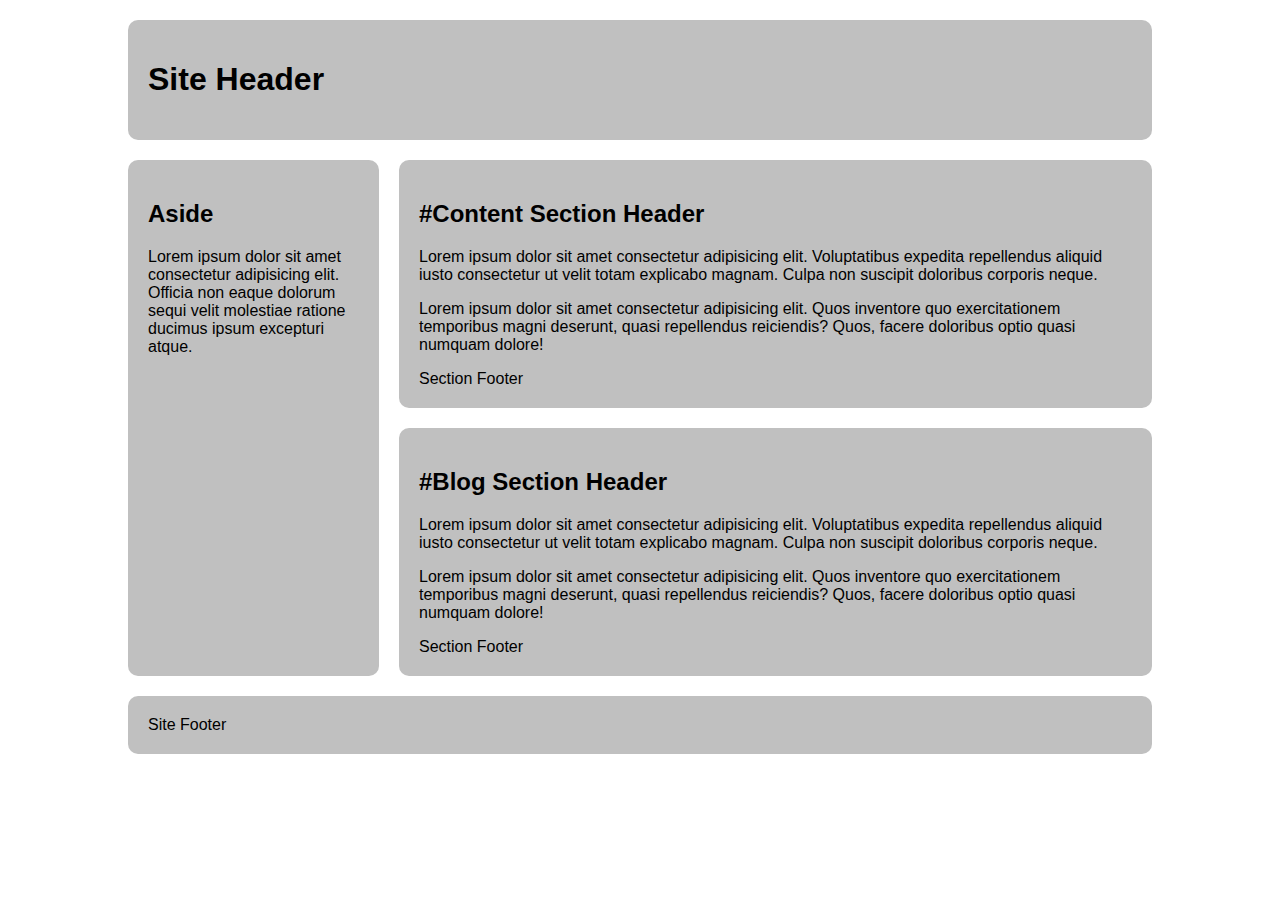
<file: css-grid-lab/grid-1/grid-two-col-left.html>
<!DOCTYPE html>
<html lang="en">

<head>
  <meta charset="UTF-8">
  <meta name="viewport" content="width=device-width, initial-scale=1.0">
  <title>CSS Grid Demo</title>
  <link rel="stylesheet" href="style.css">
</head>

<body>
  <main>
    <header class="primary">
      <h1>Site Header</h1>
    </header>
    <section id="content">
      <header>
        <h2>#Content Section Header</h2>
      </header>
      <p>Lorem ipsum dolor sit amet consectetur adipisicing elit. Voluptatibus expedita repellendus aliquid iusto consectetur ut velit totam explicabo magnam. Culpa non suscipit doloribus corporis neque.</p>
      <p>
        Lorem ipsum dolor sit amet consectetur adipisicing elit. Quos inventore quo exercitationem temporibus magni deserunt, quasi repellendus reiciendis? Quos, facere doloribus optio quasi numquam dolore!</p>
      <footer>Section Footer</footer>
    </section>
    <section id="blog">
      <header>
        <h2>#Blog Section Header</h2>
      </header>
      <p>Lorem ipsum dolor sit amet consectetur adipisicing elit. Voluptatibus expedita repellendus aliquid iusto consectetur ut velit totam explicabo magnam. Culpa non suscipit doloribus corporis neque.</p>
      <p>
        Lorem ipsum dolor sit amet consectetur adipisicing elit. Quos inventore quo exercitationem temporibus magni deserunt, quasi repellendus reiciendis? Quos, facere doloribus optio quasi numquam dolore!</p>
      <footer>Section Footer</footer>
    </section>
    <aside>
      <h2>Aside</h2>
      <p>Lorem ipsum dolor sit amet consectetur adipisicing elit. Officia non eaque dolorum sequi velit molestiae ratione ducimus ipsum excepturi atque.</p>
    </aside>
    <footer class="primary">Site Footer</footer>
  </main>
</body>

</html>
</file>
<file: style.css>
:root {
  --bg-dark: #0b1220;
  --bg-mid: #111827;
  --text-dark: #0f172a;
  --text-light: #e5e7eb;
  --text-muted: #cbd5e1;
  --accent: #a5b4fc;
  --card-bg: rgba(255, 255, 255, 0.92);
  --card-border: rgba(148, 163, 184, 0.35);
  --link-border: rgba(148, 163, 184, 0.55);
  --link-hover: rgba(99, 102, 241, 0.55);
}

/* ---------- Base / Reset-ish ---------- */
*,
*::before,
*::after {
  box-sizing: border-box;
}

html {
  font-size: 16px;
}

body {
  margin: 0;
  font-family: system-ui, -apple-system, Segoe UI, Roboto, Arial, sans-serif;
  line-height: 1.6;
  color: var(--text-dark);
  background: linear-gradient(180deg, var(--bg-dark) 0%, var(--bg-mid) 45%, var(--bg-dark) 100%);
}


/* ---------- Layout ---------- */
.container {
  width: min(960px, 92vw);
  margin: 0 auto;
}

.site-header {
  padding: 56px 0 28px;
  color: var(--text-light);
}


.kicker {
  margin: 0 0 10px;
  letter-spacing: 0.12em;
  text-transform: uppercase;
  font-size: 0.85rem;
  color: var(--accent);
}


.site-title {
  margin: 0;
  font-size: clamp(2rem, 4vw, 3rem);
  line-height: 1.1;
  letter-spacing: -0.02em;
}

.subtitle {
  margin: 10px 0 0;
  color: var(--text-muted);
}

/* ---------- Cards ---------- */
.card {
  background: var(--card-bg);
  border: 1px solid var(--card-border);
  border-radius: 16px;
  padding: 22px;
  margin: 18px 0;

  h2 {
    margin: 0 0 10px;
  }

  p {
    margin: 0;
  }
}

.hint {
  margin: 0 0 14px;
  color: #475569; /* slate-600 */
}

/* ---------- Links List ---------- */
.link-list {
  list-style: none;
  padding: 0;
  margin: 0;
  display: grid;
  gap: 16px;
  grid-template-columns: repeat(auto-fit, minmax(220px, 1fr));

  align-items: stretch;
}


.link-item {
  display: grid;
  grid-template-columns: 1fr;
  gap: 6px;
  padding: 16px 18px;
  border-radius: 14px;
  text-decoration: none;
  border: 1px solid var(--link-border);
  background: #ffffff;
  transition: transform 160ms ease, box-shadow 160ms ease, border-color 160ms ease;

  height: 100%;   /* ADD THIS */

  &:hover {
    transform: translateY(-2px);
    box-shadow: 0 12px 22px rgba(15, 23, 42, 0.14);
    border-color: var(--link-hover);
  }
}

.link-title {
  font-weight: 800;
  color: #111827;
  font-size: 1.05rem;
  line-height: 1.2;
}

.link-desc {
  color: #64748b;
  font-size: 0.95rem;
  line-height: 1.2;
}

/* ---------- Footer ---------- */
.site-footer {
  padding: 24px 0 38px;
  color: var(--text-muted);
  text-align: center;
}

/* ---------- Skip Link (accessibility) ---------- */
.skip-link {
  position: absolute;
  left: -999px;
  top: 10px;
  background: #ffffff;
  color: #111827;
  padding: 10px 12px;
  border-radius: 10px;
  text-decoration: none;
  border: 2px solid #6366f1;
}

.skip-link:focus {
  left: 12px;
}

/* =========================================
   MEDIA QUERIES (codecast practice)
   Max-width, ranged, min-width
========================================= */

/* ✅ Max-width query: phones (<=600px) -> 1 column */
@media screen and (max-width: 600px) {
  .link-list {
    grid-template-columns: 1fr;
  }
}

/* ✅ Ranged query: tablets (601–800px) -> 2 columns */
@media screen and (min-width: 601px) and (max-width: 800px) {
  .link-list {
    grid-template-columns: repeat(2, 1fr);
  }
}
</file>
<file: flexible-grid/assets/css/style.css>
/* =========================================
   16 COLUMN GRID SYSTEM
   -----------------------------------------
   Total Columns: 16
   1 column = 100% / 16 = 6.25%

   Layout:
   Blog    = 11 columns (68.75%)
   Gap     = 1 column  (6.25%)
   Sidebar = 4 columns (25%)

   11 + 1 + 4 = 16 columns (100%)
========================================= */

/* Box sizing reset */
html {
  box-sizing: border-box;
}
*,
*:before,
*:after {
  box-sizing: inherit;
}

/* Clearfix */
main::after {
  content: "";
  display: table;
  clear: both;
}

/* ===== MAIN CONTAINER ===== */
main {
  background-image: url("../img/grid-16.png"); /* downloaded grid */
  background-repeat: repeat;

  width: 80vw;
  max-width: 1140px;
  margin: 20px auto;
  border: 1px solid #000;

  /* outer gutter */
  padding: 2.0833%;
}

/* ===== HEADER + FOOTER ===== */
header.primary,
footer.primary {
  width: 100%;
  background: rgba(0, 0, 0, 0.4);
  padding: 20px;
  float: left;
}

/* spacing between stacked elements */
header.primary {
  margin-bottom: 2.0833%;
}

footer.primary {
  margin-top: 2.0833%;
}

/* ===== BLOG (11 columns) ===== */
#blog {
  width: 68.75%;        /* 11 / 16 */
  background: rgba(0, 0, 0, 0.6);
  padding: 20px;
  float: left;
}

/* ===== SIDEBAR (4 columns) + GAP (1 column) ===== */
aside {
  width: 25%;           /* 4 / 16 */
  margin-left: 6.25%;   /* 1 / 16 gap */
  background: rgba(0, 0, 0, 0.3);
  padding: 20px;
  float: left;
}
</file>
<file: mobile-first-design-resume/assets/css/style.css>
:root {
  --main-bg-color: #efefef;
  --primary-type-color: #222222;
  --accent-color-1: #0e3a66;
  --accent-color-2: #999999;
  --card-bg: #ffffff;
}

html {
  box-sizing: border-box;
  scroll-behavior: smooth;
}

*,
*:before,
*:after {
  box-sizing: inherit;
}

body {
  margin: 0;
  font-family: "Open Sans", sans-serif;
  background: var(--main-bg-color);
  color: var(--primary-type-color);
  line-height: 1.6;
}

img {
  max-width: 100%;
  display: block;
}

.visuallyhidden {
  border: 0;
  clip: rect(0 0 0 0);
  height: 1px;
  margin: -1px;
  overflow: hidden;
  padding: 0;
  position: absolute;
  width: 1px;
  white-space: nowrap;
}

/* mobile-first design time width */
.container {
  width: 420px;
  max-width: 100%;
  margin: 0 auto;
  background: var(--card-bg);
}

/* global links */
a:link,
a:visited {
  color: var(--accent-color-1);
}

nav {
  padding: 1px;
}

nav ul {
  display: grid;
  grid-template-columns: repeat(4, 1fr);
  padding: 20px 20px 0 20px;
  margin: 0;
}

nav li {
  list-style: none;
}

nav a:link,
nav a:visited {
  display: block;
  padding: 8px 10px;
  border: 1px solid #000;
  text-align: center;
  text-decoration: none;
  text-transform: uppercase;
  font-size: 0.72em;
  background: rgba(0, 0, 0, 0.75);
  color: #fff;
  transition: background-color 0.4s ease;
}

nav a:hover {
  background: rgba(0, 0, 0, 0.95);
}

main {
  padding: 1px 20px 24px;
}

main h1 {
  display: flex;
  flex-direction: row;
  justify-content: center;
  text-align: center;
  font-weight: 700;
  font-size: 2rem;
  color: var(--accent-color-1);
  margin: 24px 0 18px;
}

main h1:before,
main h1:after {
  background-color: var(--accent-color-2);
  content: "\a0";
  flex-grow: 1;
  height: 1px;
  position: relative;
  top: 0.77em;
}

main h1:before {
  margin-right: 15px;
}

main h1:after {
  margin-left: 15px;
}

section {
  padding: 10px 0 18px;
  border-bottom: 1px solid var(--accent-color-2);
}

section:last-of-type {
  border-bottom: none;
}

h2 {
  margin: 0 0 10px;
  color: var(--accent-color-1);
  font-size: 1.25rem;
  text-transform: uppercase;
}

h3 {
  margin: 12px 0 6px;
  font-size: 1rem;
}

.bio img {
  border: 1px solid #ddd;
  margin-bottom: 16px;
}

.bio p {
  margin-top: 0;
}

dl {
  font-size: 0.9rem;
  display: grid;
  grid-template-columns: 8em 1fr;
  margin: 20px 0;
}

dt {
  font-weight: 700;
  grid-column: 1;
  padding: 10px 0;
  border-bottom: 1px solid var(--accent-color-2);
}

dd {
  margin: 0;
  grid-column: 2;
  padding: 10px 0;
  border-bottom: 1px solid var(--accent-color-2);
}

dd span {
  display: inline-block;
}

.related-links {
  display: flex;
  flex-wrap: wrap;
  gap: 10px;
  justify-content: center;
  list-style: none;
  padding: 0;
  margin: 20px 0 0;
}

.related-links li {
  margin: 0;
}

.related-links a {
  display: block;
  border: 1px solid var(--accent-color-2);
  padding: 8px 14px;
  text-align: center;
  text-decoration: none;
  text-transform: uppercase;
  font-size: 0.75em;
  background: rgba(0, 0, 0, 0.75);
  color: #fff;
  transition: background-color 0.4s ease;
}

.related-links a:hover {
  background: rgba(0, 0, 0, 0.95);
}

.skills-list {
  padding-left: 18px;
  margin-top: 0;
}

#skills li {
  margin-bottom: 6px;
}

.job,
.certificate {
  border-bottom: 1px solid var(--accent-color-2);
  padding-bottom: 18px;
  margin-bottom: 18px;
}

.job:last-child,
.certificate:last-child {
  border-bottom: none;
  margin-bottom: 0;
}

.job *[itemprop="jobTitle"],
.job *[itemprop="name"],
.job *[itemprop="url"],
.job *[itemprop="addressLocality"],
.certificate *[itemprop="name"] {
  display: block;
}

.job h3,
.certificate h3 {
  margin-top: 0;
  color: #111;
}

footer {
  text-align: center;
  padding: 20px 0 30px;
  font-size: 0.9rem;
}

/* reorder source using grid for mobile priority */
main.container {
  display: grid;
  grid-template-areas:
    "title"
    "about"
    "education"
    "experience"
    "skills";
}

.page-title {
  grid-area: title;
}

#about {
  grid-area: about;
}

#education {
  grid-area: education;
}

#experience {
  grid-area: experience;
}

#skills {
  grid-area: skills;
}
</file>
<file: css-grid-lab/grid-1/style.css>
/* -----------------------------
   GRID 1: Two-column layout
   Desktop:
   Row 1: Site Header (full width)
   Row 2: Content + Aside (2 columns)
   Row 3: Site Footer (full width)
-------------------------------- */
    /*  ---------------Box Sizing-----------------  */
    html {
      box-sizing: border-box;
    }

    *,
    *:before,
    *:after {
      box-sizing: inherit;
    }

    /* Starter */
    main>* {
      font-family: Avenir, Montserrat, Corbel, "URW Gothic", source-sans-pro,
        sans-serif;
      font-weight: normal;
      background-color: #c0c0c0;
      border-radius: 10px;
      padding: 20px;
    }

    /* Make <main> a grid container */
    main {
      display: grid;
      gap: 20px;
      max-width: 80vw;
      margin: 20px auto;

    grid-template-columns: 1fr 3fr;
    }

    header.primary {
  grid-column: 1 / -1;
}

footer.primary {
  grid-column: 1 / -1;
}

aside {
  grid-column: 1;
  grid-row: 2 / 4;
}

#content {
  grid-column: 2;
  grid-row: 2;
}

#blog {
  grid-column: 2;
  grid-row: 3;
}




@media (max-width: 900px) {
  main {
    grid-template-columns: 1fr;
    grid-template-areas:
      "header"
      "aside"
      "content"
      "blog"
      "footer";
  }
}
</file>
<file: css-grid-exercise-1/assets/css/style.css>
/* ==========================
   Base Reset
========================== */
html { box-sizing: border-box; }
*, *::before, *::after { box-sizing: inherit; }

/* ==========================
   Main Container
========================== */
main.container {
  background-image: url("../img/grid-16.png");
  background-repeat: repeat;

  width: 80vw;
  max-width: 1140px;
  margin: 20px auto;
  border: 1px solid #000;

  padding: 2.0833%;
}

/* ==========================
   Header + Footer
========================== */
header.primary,
footer.primary {
  background: rgba(0, 0, 0, 0.4);
  padding: 20px;
}

header.primary { margin-bottom: 2.0833%; }
footer.primary { margin-top: 2.0833%; }

/* ==========================
   CSS GRID LAYOUT
   Replaces 16-column float system
========================== */

#content {
  display: grid;

  /* Create a real 16-column grid */
  grid-template-columns: repeat(16, 1fr);

  gap: 20px;
  align-items: start;
}

/* Blog spans 11 columns */
#blog {
  grid-column: 1 / span 11;

  background: rgba(0, 0, 0, 0.6);
  padding: 20px;
}

/* Sidebar spans last 4 columns
   (column 12 is left empty naturally by spacing) */
aside {
  grid-column: 13 / span 4;

  background: rgba(0, 0, 0, 0.3);
  padding: 20px;
}

/* ==========================
   Mobile Layout
========================== */
@media (max-width: 900px) {

  #content {
    grid-template-columns: 1fr;
  }

  #blog,
  aside {
    grid-column: 1;
  }

}
</file>
<file: pre-assessment/assets/css/screen.css>
/* This rule resets default browser margins and padding to create consistent spacing across browsers */
* {
	margin: 0px;
	padding: 0px;
}
body {
	text-align: center;
	font-family: "Trebuchet MS", Arial, Helvetica, sans-serif;
	background-color: #171717;
	background-image: url("../img/bg-tile.jpg");
	background-repeat: repeat-x;
	font-size: 16px;
	line-height: 1.5em;
}
#container {
	max-width: 800px;
	margin-right: auto;
	margin-left: auto;
	text-align: left;
	background-color: #FFF;
	margin-top: 20px;
	border: 1px solid #CCC;
}
#header {
}
#header h1 a {
}
#nav {
	background-color: #000;
}
#nav ul {
	list-style-type: none;
	margin-left: 10px;
}
#nav ul li {
	display: inline;
	height: 35px;
	line-height: 35px;
}
#nav ul li a {
	display: inline-block;
	padding-right: 10px;
	padding-left: 10px;
	font-size: 18px;
}
#nav ul li a:link, #nav ul li a:visited {
	text-decoration: none;
	border-bottom-width: 4px;
	border-bottom-style: solid;
	border-bottom-color: #000;
	color: #FFF;
}
#nav ul li a:hover {
	border-bottom-width: 3px;
	border-bottom-style: solid;
	border-bottom-color: #CCC;
}
#content {
	margin: 20px;
}
#content p {
	margin-top: 5px;
	margin-bottom: 15px;
}
#footer {
	background-color: #000;
	color: #FFF;
	height: 25px;
}
#footer h6 {
	font-size: 12px;
	line-height: 25px;
	margin-right: 20px;
	margin-left: 20px;
}
</file>
